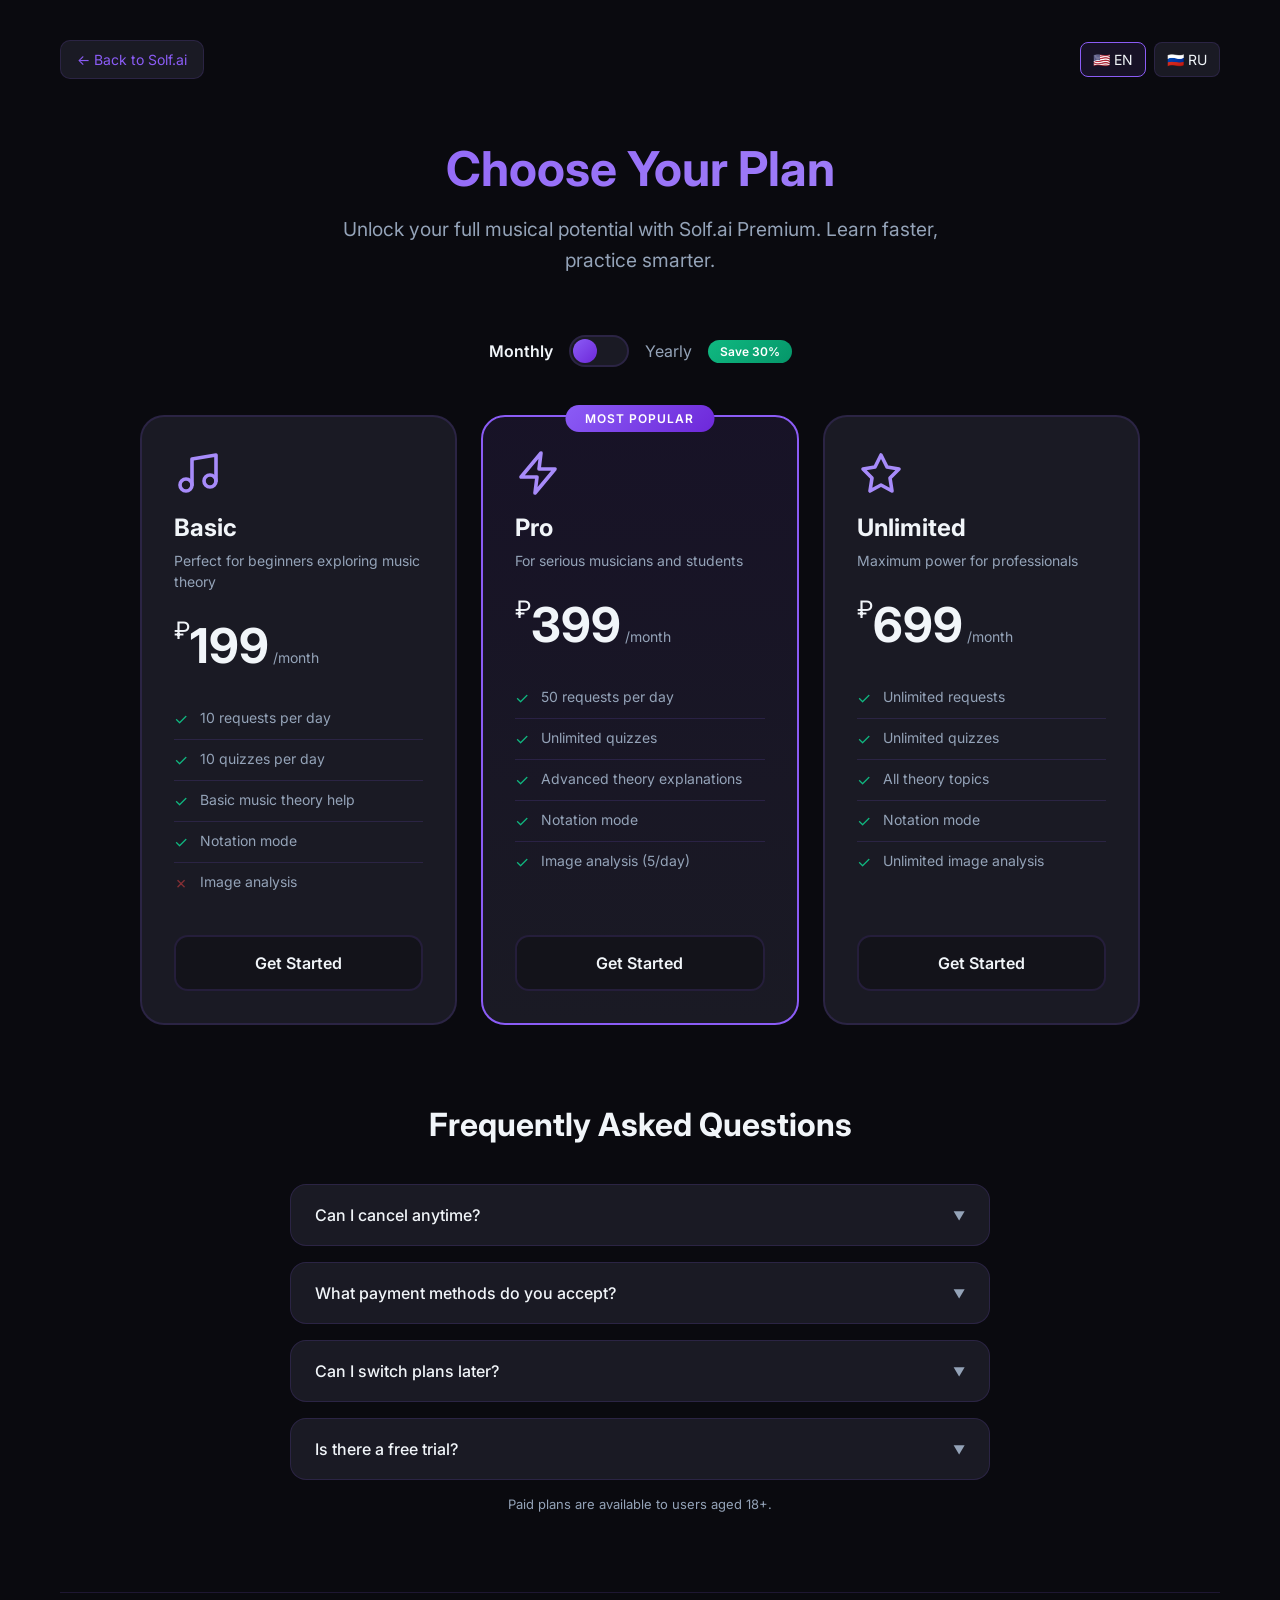
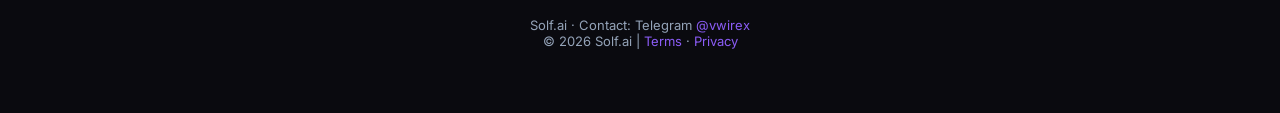
<file: pricing.html>
<!DOCTYPE html>
<html lang="en">
<head>
    <script>
        // Мгновенное применение темы до отрисовки DOM
        (function() {
            try {
                var theme = localStorage.getItem('solfai_theme');
                if (theme === 'light') {
                    document.documentElement.setAttribute('data-theme', 'light');
                }
                var color = localStorage.getItem('solfai_color');
                if (color && color !== 'default') {
                    document.documentElement.setAttribute('data-color', color);
                }
            } catch (e) {}
        })();
    </script>
    <meta charset="UTF-8">
    <meta name="viewport" content="width=device-width, initial-scale=1.0">
    <title>Pricing — Solf.ai</title>
    <link rel="icon" type="image/png" sizes="192x192" href="assets/favicon-192.png?v=8">
    <link rel="icon" href="favicon.ico?v=8" sizes="48x48">
    <link rel="icon" type="image/png" sizes="32x32" href="assets/favicon-32.png?v=8">
    <link rel="apple-touch-icon" sizes="180x180" href="assets/apple-touch-icon.png?v=8">
    <link rel="manifest" href="manifest.json">
    <meta name="apple-mobile-web-app-capable" content="yes">
    <meta name="apple-mobile-web-app-status-bar-style" content="black-translucent">
    <meta name="apple-mobile-web-app-title" content="Solf.ai">
    <!-- Google Fonts — НЕ блокирующая загрузка (см. index.html для подробного объяснения).
         Без VPN fonts.googleapis.com может тянуться долго и оставлять страницу белой. -->
    <link rel="preconnect" href="https://fonts.googleapis.com">
    <link rel="preconnect" href="https://fonts.gstatic.com" crossorigin>
    <link href="https://fonts.googleapis.com/css2?family=Inter:wght@300;400;500;600;700&family=Outfit:wght@400;500;600;700;800&display=swap"
          rel="stylesheet" media="print" onload="this.media='all';this.onload=null;"
          onerror="this.onerror=null;this.remove();">
    <noscript><link href="https://fonts.googleapis.com/css2?family=Inter:wght@300;400;500;600;700&family=Outfit:wght@400;500;600;700;800&display=swap" rel="stylesheet"></noscript>
    <style>
        * {
            font-family: 'Inter', system-ui, -apple-system, BlinkMacSystemFont, 'Segoe UI', Roboto,
                         'Helvetica Neue', Arial, 'Noto Sans', sans-serif;
            box-sizing: border-box;
            margin: 0; padding: 0;
            -webkit-user-select: none; -moz-user-select: none; user-select: none;
            -webkit-tap-highlight-color: transparent;
            outline: none;
        }
        
        :root {
            --bg-primary: #0a0a0f;
            --bg-secondary: #13131a;
            --bg-card: #1a1a24;
            --purple-soft: #8b5cf6;
            --purple-glow: #a78bfa;
            --purple-dark: #6d28d9;
            --text-primary: #f1f5f9;
            --text-secondary: #94a3b8;
            --border-color: rgba(139,92,246,0.15);
            --glow-color: rgba(139,92,246,0.25);
            --hover-accent-bg: rgba(139,92,246,0.1);
            --card-glow-shadow: 0 20px 60px rgba(139,92,246,0.2);
            --button-glow-shadow: 0 4px 20px rgba(139,92,246,0.4);
            --button-glow-shadow-hover: 0 8px 30px rgba(139,92,246,0.5);
        }
        
        [data-theme="light"] {
            --bg-primary: #f8f7fc;
            --bg-secondary: #ffffff;
            --bg-card: #ffffff;
            --purple-soft: #7c3aed;
            --purple-glow: #8b5cf6;
            --purple-dark: #6d28d9;
            --text-primary: #1e1b2e;
            --text-secondary: #64607a;
            --border-color: rgba(139,92,246,0.2);
            --glow-color: rgba(139,92,246,0.15);
            --hover-accent-bg: rgba(139,92,246,0.1);
            --card-glow-shadow: 0 20px 60px rgba(139,92,246,0.16);
            --button-glow-shadow: 0 4px 20px rgba(139,92,246,0.24);
            --button-glow-shadow-hover: 0 8px 30px rgba(139,92,246,0.3);
        }

        [data-color="blue"] {
            --purple-soft: #3b82f6;
            --purple-glow: #60a5fa;
            --purple-dark: #1d4ed8;
            --border-color: rgba(59, 130, 246, 0.15);
            --glow-color: rgba(59, 130, 246, 0.25);
            --hover-accent-bg: rgba(59, 130, 246, 0.1);
            --card-glow-shadow: 0 20px 60px rgba(59, 130, 246, 0.2);
            --button-glow-shadow: 0 4px 20px rgba(59, 130, 246, 0.4);
            --button-glow-shadow-hover: 0 8px 30px rgba(59, 130, 246, 0.5);
        }
        [data-theme="light"][data-color="blue"] {
            --purple-glow: #2563eb;
            --border-color: rgba(59, 130, 246, 0.2);
            --glow-color: rgba(59, 130, 246, 0.15);
            --hover-accent-bg: rgba(59, 130, 246, 0.1);
            --card-glow-shadow: 0 20px 60px rgba(59, 130, 246, 0.16);
            --button-glow-shadow: 0 4px 20px rgba(59, 130, 246, 0.24);
            --button-glow-shadow-hover: 0 8px 30px rgba(59, 130, 246, 0.3);
        }

        [data-color="green"] {
            --purple-soft: #10b981;
            --purple-glow: #34d399;
            --purple-dark: #047857;
            --border-color: rgba(16, 185, 129, 0.15);
            --glow-color: rgba(16, 185, 129, 0.25);
            --hover-accent-bg: rgba(16, 185, 129, 0.1);
            --card-glow-shadow: 0 20px 60px rgba(16, 185, 129, 0.2);
            --button-glow-shadow: 0 4px 20px rgba(16, 185, 129, 0.4);
            --button-glow-shadow-hover: 0 8px 30px rgba(16, 185, 129, 0.5);
        }
        [data-theme="light"][data-color="green"] {
            --purple-glow: #059669;
            --border-color: rgba(16, 185, 129, 0.2);
            --glow-color: rgba(16, 185, 129, 0.15);
            --hover-accent-bg: rgba(16, 185, 129, 0.1);
            --card-glow-shadow: 0 20px 60px rgba(16, 185, 129, 0.16);
            --button-glow-shadow: 0 4px 20px rgba(16, 185, 129, 0.24);
            --button-glow-shadow-hover: 0 8px 30px rgba(16, 185, 129, 0.3);
        }

        [data-color="rose"] {
            --purple-soft: #f43f5e;
            --purple-glow: #fb7185;
            --purple-dark: #be123c;
            --border-color: rgba(244, 63, 94, 0.15);
            --glow-color: rgba(244, 63, 94, 0.25);
            --hover-accent-bg: rgba(244, 63, 94, 0.1);
            --card-glow-shadow: 0 20px 60px rgba(244, 63, 94, 0.2);
            --button-glow-shadow: 0 4px 20px rgba(244, 63, 94, 0.4);
            --button-glow-shadow-hover: 0 8px 30px rgba(244, 63, 94, 0.5);
        }
        [data-theme="light"][data-color="rose"] {
            --purple-glow: #e11d48;
            --border-color: rgba(244, 63, 94, 0.2);
            --glow-color: rgba(244, 63, 94, 0.15);
            --hover-accent-bg: rgba(244, 63, 94, 0.1);
            --card-glow-shadow: 0 20px 60px rgba(244, 63, 94, 0.16);
            --button-glow-shadow: 0 4px 20px rgba(244, 63, 94, 0.24);
            --button-glow-shadow-hover: 0 8px 30px rgba(244, 63, 94, 0.3);
        }
        
        body {
            background: var(--bg-primary);
            color: var(--text-primary);
            min-height: 100vh;
            transition: all 0.3s;
        }
        
        [data-theme="light"] body {
            background: linear-gradient(180deg, #f8f7fc 0%, #f0eef7 100%);
        }
        
        .container {
            max-width: 1200px;
            margin: 0 auto;
            padding: 40px 20px;
        }
        
        /* Header */
        .header {
            display: flex;
            justify-content: space-between;
            align-items: center;
            margin-bottom: 60px;
        }
        
        .back-link {
            display: inline-flex;
            align-items: center;
            gap: 8px;
            color: var(--purple-soft);
            text-decoration: none;
            font-size: 14px;
            padding: 10px 16px;
            background: var(--bg-card);
            border: 1px solid var(--border-color);
            border-radius: 10px;
            transition: all 0.3s;
        }
        
        .back-link:hover {
            border-color: var(--purple-soft);
            transform: translateX(-4px);
        }
        
        .lang-selector {
            display: flex;
            gap: 8px;
            flex-wrap: wrap;
        }
        
        .lang-btn {
            padding: 8px 12px;
            background: var(--bg-card);
            border: 1px solid var(--border-color);
            border-radius: 8px;
            color: var(--text-primary);
            cursor: pointer;
            font-size: 14px;
            transition: all 0.2s;
        }
        
        .lang-btn:hover, .lang-btn.active {
            border-color: var(--purple-soft);
            background: var(--hover-accent-bg);
        }
        
        /* Hero */
        .hero {
            text-align: center;
            margin-bottom: 60px;
        }
        
        .hero h1 {
            font-size: 3rem;
            font-weight: 700;
            margin-bottom: 16px;
            background: linear-gradient(135deg, var(--purple-soft), var(--purple-glow));
            -webkit-background-clip: text;
            background-clip: text;
            -webkit-text-fill-color: transparent;
        }
        
        .hero p {
            font-size: 1.2rem;
            color: var(--text-secondary);
            max-width: 600px;
            margin: 0 auto 32px;
            line-height: 1.6;
        }
        
        /* Toggle */
        .billing-toggle {
            display: flex;
            align-items: center;
            justify-content: center;
            gap: 16px;
            margin-bottom: 48px;
        }
        
        .billing-option {
            font-size: 16px;
            color: var(--text-secondary);
            transition: color 0.3s;
        }
        
        .billing-option.active {
            color: var(--text-primary);
            font-weight: 600;
        }
        
        .toggle-switch {
            width: 60px;
            height: 32px;
            background: var(--bg-card);
            border: 2px solid var(--border-color);
            border-radius: 20px;
            cursor: pointer;
            position: relative;
            transition: all 0.3s;
        }
        
        .toggle-switch:hover {
            border-color: var(--purple-soft);
        }
        
        .toggle-switch::after {
            content: '';
            position: absolute;
            width: 24px;
            height: 24px;
            background: linear-gradient(135deg, var(--purple-soft), var(--purple-dark));
            border-radius: 50%;
            top: 2px;
            left: 2px;
            transition: all 0.3s;
        }
        
        .toggle-switch.yearly::after {
            left: calc(100% - 26px);
        }
        
        .save-badge {
            background: linear-gradient(135deg, #10b981, #059669);
            color: white;
            padding: 4px 12px;
            border-radius: 20px;
            font-size: 12px;
            font-weight: 600;
            animation: pulse 2s infinite;
        }
        
        @keyframes pulse {
            0%, 100% { transform: scale(1); }
            50% { transform: scale(1.05); }
        }
        
        /* Pricing Cards */
        .pricing-grid {
            display: grid;
            grid-template-columns: repeat(auto-fit, minmax(300px, 1fr));
            gap: 24px;
            max-width: 1000px;
            margin: 0 auto;
        }
        
        .pricing-card {
            background: var(--bg-card);
            border: 2px solid var(--border-color);
            border-radius: 24px;
            padding: 32px;
            position: relative;
            transition: all 0.3s;
            display: flex;
            flex-direction: column;
        }
        
        .pricing-card:hover {
            transform: translateY(-8px);
            border-color: var(--purple-soft);
            box-shadow: var(--card-glow-shadow);
        }
        
        .pricing-card.popular {
            border-color: var(--purple-soft);
            background: linear-gradient(180deg, var(--hover-accent-bg) 0%, var(--bg-card) 100%);
        }
        
        .popular-badge {
            position: absolute;
            top: -12px;
            left: 50%;
            transform: translateX(-50%);
            background: linear-gradient(135deg, var(--purple-soft), var(--purple-dark));
            color: white;
            padding: 6px 20px;
            border-radius: 20px;
            font-size: 12px;
            font-weight: 600;
            text-transform: uppercase;
            letter-spacing: 1px;
        }
        
        .plan-icon {
            width: 48px;
            height: 48px;
            margin-bottom: 16px;
            display: flex;
            align-items: center;
            justify-content: center;
            color: var(--purple-glow);
        }
        .plan-icon svg {
            width: 100%;
            height: 100%;
            fill: none;
            stroke: currentColor;
            stroke-width: 1.8;
            stroke-linecap: round;
            stroke-linejoin: round;
        }
        
        .plan-name {
            font-size: 1.5rem;
            font-weight: 700;
            margin-bottom: 8px;
        }
        
        .plan-desc {
            color: var(--text-secondary);
            font-size: 14px;
            margin-bottom: 24px;
            line-height: 1.5;
        }
        
        .plan-price {
            margin-bottom: 24px;
        }
        
        .price-amount {
            font-size: 3rem;
            font-weight: 700;
            color: var(--text-primary);
        }
        
        .price-currency {
            font-size: 1.5rem;
            vertical-align: top;
        }
        
        .price-period {
            color: var(--text-secondary);
            font-size: 14px;
        }
        
        .price-yearly {
            display: none;
            color: var(--text-secondary);
            font-size: 13px;
            margin-top: 4px;
        }
        
        .price-yearly.show {
            display: block;
        }
        
        .plan-features {
            list-style: none;
            margin-bottom: 32px;
            flex: 1;
        }
        
        .plan-features li {
            display: flex;
            align-items: flex-start;
            gap: 12px;
            padding: 10px 0;
            font-size: 14px;
            color: var(--text-secondary);
            border-bottom: 1px solid var(--border-color);
        }
        
        .plan-features li:last-child {
            border-bottom: none;
        }
        
        .feature-icon {
            font-size: 16px;
            flex-shrink: 0;
        }
        
        .feature-icon.check { color: #10b981; }
        .feature-icon.cross { color: #ef4444; opacity: 0.5; }
        
        .plan-btn {
            width: 100%;
            padding: 16px 24px;
            border: none;
            border-radius: 14px;
            font-size: 16px;
            font-weight: 600;
            cursor: pointer;
            transition: all 0.3s;
            display: flex;
            align-items: center;
            justify-content: center;
            gap: 8px;
        }
        
        .plan-btn.primary {
            background: linear-gradient(135deg, var(--purple-soft), var(--purple-dark));
            color: white;
            box-shadow: var(--button-glow-shadow);
        }
        
        .plan-btn.primary:hover {
            transform: scale(1.02);
            box-shadow: var(--button-glow-shadow-hover);
        }
        
        .plan-btn.secondary {
            background: var(--bg-secondary);
            color: var(--text-primary);
            border: 2px solid var(--border-color);
        }
        
        .plan-btn.secondary:hover {
            border-color: var(--purple-soft);
            background: var(--hover-accent-bg);
        }
        
        /* FAQ */
        .faq-section {
            margin-top: 80px;
            max-width: 700px;
            margin-left: auto;
            margin-right: auto;
        }
        
        .faq-title {
            text-align: center;
            font-size: 2rem;
            margin-bottom: 40px;
        }
        
        .faq-item {
            background: var(--bg-card);
            border: 1px solid var(--border-color);
            border-radius: 16px;
            margin-bottom: 16px;
            overflow: hidden;
            transition: all 0.3s;
        }
        
        .faq-item:hover {
            border-color: var(--purple-soft);
        }
        
        .faq-question {
            padding: 20px 24px;
            cursor: pointer;
            display: flex;
            justify-content: space-between;
            align-items: center;
            font-weight: 500;
            transition: background 0.3s;
        }
        
        .faq-question:hover {
            background: var(--hover-accent-bg);
        }
        
        .faq-arrow {
            transition: transform 0.3s;
            font-size: 12px;
            color: var(--text-secondary);
        }
        
        .faq-item.open .faq-arrow {
            transform: rotate(180deg);
        }
        
        .faq-answer {
            padding: 0 24px;
            max-height: 0;
            overflow: hidden;
            transition: all 0.3s;
            color: var(--text-secondary);
            font-size: 14px;
            line-height: 1.7;
        }
        
        .faq-item.open .faq-answer {
            padding: 0 24px 20px;
            max-height: 200px;
        }
        
        /* Footer */
        .footer {
            text-align: center;
            margin-top: 80px;
            padding: 24px;
            border-top: 1px solid var(--border-color);
            color: var(--text-secondary);
            font-size: 13px;
        }
        
        .footer a {
            color: var(--purple-soft);
            text-decoration: none;
        }
        
        .footer a:hover {
            text-decoration: underline;
        }
        
        /* Mobile */
        @media (max-width: 768px) {
            .container { padding: 24px 16px; }
            .header { flex-direction: column; gap: 16px; }
            .hero h1 { font-size: 2rem; }
            .hero p { font-size: 1rem; }
            .pricing-grid { grid-template-columns: 1fr; }
            .pricing-card { padding: 24px; }
            .price-amount { font-size: 2.5rem; }
            .billing-toggle { flex-wrap: wrap; }
        }
    </style>
</head>
<body class="preload">
    <div class="container">
        <header class="header">
            <a href="index.html" class="back-link" id="backLink">← Back to Solf.ai</a>
            <div class="lang-selector">
                <button class="lang-btn" data-lang="en">🇺🇸 EN</button>
                <button class="lang-btn" data-lang="ru">🇷🇺 RU</button>
            </div>
        </header>
        
        <section class="hero">
            <h1 id="heroTitle">Choose Your Plan</h1>
            <p id="heroDesc">Unlock your full musical potential with Solf.ai Premium. Learn faster, practice smarter.</p>
        </section>
        
        <div class="billing-toggle">
            <span class="billing-option active" id="monthlyLabel">Monthly</span>
            <div class="toggle-switch" id="billingToggle"></div>
            <span class="billing-option" id="yearlyLabel">Yearly</span>
            <span class="save-badge" id="saveBadge">Save 30%</span>
        </div>
        
        <div class="pricing-grid">
            <div class="pricing-card">
                <div class="plan-icon"><svg viewBox="0 0 24 24"><path d="M9 18V5l12-2v13"></path><circle cx="6" cy="18" r="3"></circle><circle cx="18" cy="16" r="3"></circle></svg></div>
                <h3 class="plan-name" id="basicName">Basic</h3>
                <p class="plan-desc" id="basicDesc">Perfect for beginners exploring music theory</p>
                <div class="plan-price">
                    <span class="price-currency" id="currency1">₽</span><span class="price-amount" id="basicPrice">199</span>
                    <span class="price-period" id="perMonth1">/month</span>
                    <div class="price-yearly" id="basicYearly">1188 ₽/year (save 1200 ₽)</div>
                </div>
                <ul class="plan-features">
                    <li><span class="feature-icon check">✓</span><span id="feature1_1">10 requests per day</span></li>
                    <li><span class="feature-icon check">✓</span><span id="feature1_2">10 quizzes per day</span></li>
                    <li><span class="feature-icon check">✓</span><span id="feature1_3">Basic music theory help</span></li>
                    <li><span class="feature-icon check">✓</span><span id="feature1_4">Notation mode</span></li>
                    <li><span class="feature-icon cross">✗</span><span id="feature1_5">Image analysis</span></li>
                </ul>
                <button class="plan-btn secondary" id="basicBtn">Get Started</button>
            </div>
            
            <div class="pricing-card popular">
                <div class="popular-badge" id="popularBadge">Most Popular</div>
                <div class="plan-icon"><svg viewBox="0 0 24 24" fill="none" stroke="currentColor" stroke-width="2" stroke-linecap="round" stroke-linejoin="round"><path d="M13 2L3 14H11L10 22L20 10H12L13 2Z"/></svg></div>
                <h3 class="plan-name" id="proName">Pro</h3>
                <p class="plan-desc" id="proDesc">For serious musicians and students</p>
                <div class="plan-price">
                    <span class="price-currency" id="currency2">₽</span><span class="price-amount" id="proPrice">399</span>
                    <span class="price-period" id="perMonth2">/month</span>
                    <div class="price-yearly" id="proYearly">2988 ₽/year (save 1800 ₽)</div>
                </div>
                <ul class="plan-features">
                    <li><span class="feature-icon check">✓</span><span id="feature2_1">50 requests per day</span></li>
                    <li><span class="feature-icon check">✓</span><span id="feature2_2">Unlimited quizzes</span></li>
                    <li><span class="feature-icon check">✓</span><span id="feature2_3">Advanced theory explanations</span></li>
                    <li><span class="feature-icon check">✓</span><span id="feature2_4">Notation mode</span></li>
                    <li><span class="feature-icon check">✓</span><span id="feature2_5">Image analysis (5/day)</span></li>
                </ul>
                <button class="plan-btn secondary" id="proBtn">Get Started</button>
            </div>
            
            <div class="pricing-card">
                <div class="plan-icon"><svg viewBox="0 0 24 24"><polygon points="12 3 15 9 21 10 16.5 14.5 17.5 21 12 18 6.5 21 7.5 14.5 3 10 9 9 12 3"></polygon></svg></div>
                <h3 class="plan-name" id="unlimitedName">Unlimited</h3>
                <p class="plan-desc" id="unlimitedDesc">Maximum power for professionals</p>
                <div class="plan-price">
                    <span class="price-currency" id="currency3">₽</span><span class="price-amount" id="unlimitedPrice">699</span>
                    <span class="price-period" id="perMonth3">/month</span>
                    <div class="price-yearly" id="unlimitedYearly">5988 ₽/year (save 2400 ₽)</div>
                </div>
                <ul class="plan-features">
                    <li><span class="feature-icon check">✓</span><span id="feature3_1">Unlimited requests</span></li>
                    <li><span class="feature-icon check">✓</span><span id="feature3_2">Unlimited quizzes</span></li>
                    <li><span class="feature-icon check">✓</span><span id="feature3_3">All theory topics</span></li>
                    <li><span class="feature-icon check">✓</span><span id="feature3_4">Notation mode</span></li>
                    <li><span class="feature-icon check">✓</span><span id="feature3_5">Unlimited image analysis</span></li>
                </ul>
                <button class="plan-btn secondary" id="unlimitedBtn">Go Unlimited</button>
            </div>
        </div>
        
        <section class="faq-section">
            <h2 class="faq-title" id="faqTitle">Frequently Asked Questions</h2>
            
            <div class="faq-item">
                <div class="faq-question">
                    <span id="faq1q">Can I cancel anytime?</span>
                    <span class="faq-arrow">▼</span>
                </div>
                <div class="faq-answer" id="faq1a">Yes! You can cancel your subscription at any time. Your access will continue until the end of your billing period.</div>
            </div>
            
            <div class="faq-item">
                <div class="faq-question">
                    <span id="faq2q">What payment methods do you accept?</span>
                    <span class="faq-arrow">▼</span>
                </div>
                <div class="faq-answer" id="faq2a">Payment is processed via YooKassa (ЮKassa). You can pay with bank cards (including MIR, Visa, Mastercard) and other methods available in the YooKassa checkout.</div>
            </div>
            
            <div class="faq-item">
                <div class="faq-question">
                    <span id="faq3q">Can I switch plans later?</span>
                    <span class="faq-arrow">▼</span>
                </div>
                <div class="faq-answer" id="faq3a">Absolutely! You can upgrade or downgrade your plan at any time. Changes take effect on your next billing date.</div>
            </div>
            
            <div class="faq-item">
                <div class="faq-question">
                    <span id="faq4q">Is there a free trial?</span>
                    <span class="faq-arrow">▼</span>
                </div>
                <div class="faq-answer" id="faq4a">Yes! All new users get 3 free requests per day. You can try Solf.ai before subscribing.</div>
            </div>
        </section>

        <p id="ageNote" style="text-align:center;color:var(--text-secondary);font-size:13px;margin:8px 0 24px;">Paid plans are available to users aged 18+.</p>
        
        <footer class="footer">
            <p id="footerLegal">Solf.ai · Contact: Telegram <a href="https://t.me/vwirex" target="_blank" rel="noopener noreferrer">@vwirex</a></p>
            <p>© 2026 Solf.ai | <a href="terms.html">Terms</a> · <a href="privacy.html">Privacy</a></p>
        </footer>
    </div>
    
    <script src="auth.js"></script>
   <script>
    // Translations with discounted monthly prices added
   const pricingTranslations = {
            en: {
                back: '← Back to Solf.ai',
                heroTitle: 'Choose Your Plan',
                heroDesc: 'Unlock your full musical potential with Solf.ai Premium. Learn faster, practice smarter.',
                monthly: 'Monthly', yearly: 'Yearly', save: 'Save 30%',
                currency: '₽',
                basicName: 'Basic', basicDesc: 'Perfect for beginners exploring music theory',
                basicPrice: '199', basicPriceYearlyMo: '99', basicYearly: '1188 ₽/year (save 1200 ₽)',
                proName: 'Pro', proDesc: 'For serious musicians and students',
                proPrice: '399', proPriceYearlyMo: '249', proYearly: '2988 ₽/year (save 1800 ₽)',
                unlimitedName: 'Unlimited', unlimitedDesc: 'Maximum power for professionals',
                unlimitedPrice: '699', unlimitedPriceYearlyMo: '499', unlimitedYearly: '5988 ₽/year (save 2400 ₽)',
                perMonth: '/month', popular: 'Most Popular',
                feature1_1: '10 requests per day', feature1_2: '10 quizzes per day', feature1_3: 'Basic music theory help',
                feature1_4: 'Notation mode', feature1_5: 'Image analysis',
                feature2_1: '50 requests per day', feature2_2: 'Unlimited quizzes', feature2_3: 'Advanced theory explanations',
                feature2_4: 'Notation mode', feature2_5: 'Image analysis (5/day)',
                feature3_1: 'Unlimited requests', feature3_2: 'Unlimited quizzes', feature3_3: 'All theory topics',
                feature3_4: 'Notation mode', feature3_5: 'Unlimited image analysis',
                basicBtn: 'Get Started', proBtn: 'Get Started', unlimitedBtn: 'Get Started',

                faqTitle: 'Frequently Asked Questions',
                faq1q: 'Can I cancel anytime?', faq1a: 'Yes! You can cancel your subscription at any time. Your access will continue until the end of your billing period.',
                faq2q: 'What payment methods do you accept?', faq2a: 'Payment is processed via YooKassa (ЮKassa). You can pay with bank cards (including MIR, Visa, Mastercard) and other methods available in the YooKassa checkout.',
                faq3q: 'Can I switch plans later?', faq3a: 'Absolutely! You can upgrade or downgrade your plan at any time. Changes take effect on your next billing date.',
                faq4q: 'Is there a free trial?', faq4a: 'Yes! All new users get 3 free requests per day. You can try Solf.ai before subscribing.',
                ageNote: 'Paid plans are available to users aged 18+.',
                footerLegal: 'Solf.ai · Contact: Telegram @vwirex'
            },
            ru: {
                back: '← Вернуться на Solf.ai',
                heroTitle: 'Выберите тариф',
                heroDesc: 'Раскройте свой музыкальный потенциал с Solf.ai Premium. Учитесь быстрее, практикуйтесь эффективнее.',
                monthly: 'Месяц', yearly: 'Год', save: 'Скидка 30%',
                currency: '₽',
                basicName: 'Базовый', basicDesc: 'Идеально для начинающих изучать теорию музыки',
                basicPrice: '199', basicPriceYearlyMo: '99', basicYearly: '1188 ₽/год (экономия 1200 ₽)',
                proName: 'Про', proDesc: 'Для серьёзных музыкантов и студентов',
                proPrice: '399', proPriceYearlyMo: '249', proYearly: '2988 ₽/год (экономия 1800 ₽)',
                unlimitedName: 'Безлимит', unlimitedDesc: 'Максимум возможностей для профессионалов',
                unlimitedPrice: '699', unlimitedPriceYearlyMo: '499', unlimitedYearly: '5988 ₽/год (экономия 2400 ₽)',
                perMonth: '/месяц', popular: 'Популярный',
                feature1_1: '10 запросов в день', feature1_2: '10 викторин в день', feature1_3: 'Базовая помощь по теории',
                feature1_4: 'Режим нотации', feature1_5: 'Анализ изображений',
                feature2_1: '50 запросов в день', feature2_2: 'Безлимит викторин', feature2_3: 'Продвинутые объяснения',
                feature2_4: 'Режим нотации', feature2_5: 'Анализ изображений (5/день)',
                feature3_1: 'Безлимит запросов', feature3_2: 'Безлимит викторин', feature3_3: 'Все темы теории',
                feature3_4: 'Режим нотации', feature3_5: 'Безлимит анализа изображений',
                basicBtn: 'Начать', proBtn: 'Начать', unlimitedBtn: 'Начать',

                faqTitle: 'Частые вопросы',
                faq1q: 'Могу ли я отменить подписку?', faq1a: 'Да! Вы можете отменить подписку в любое время. Доступ сохранится до конца оплаченного периода.',
                faq2q: 'Какие способы оплаты принимаете?', faq2a: 'Оплата через ЮKassa. Доступны банковские карты (в т.ч. МИР, Visa, Mastercard) и другие способы, которые показывает форма ЮKassa.',
                faq3q: 'Можно ли сменить тариф?', faq3a: 'Конечно! Вы можете повысить или понизить тариф в любое время. Изменения вступят в силу со следующего платежа.',
                faq4q: 'Есть ли бесплатный период?', faq4a: 'Да! Все новые пользователи получают 3 бесплатных запроса в день. Попробуйте Solf.ai перед подпиской.',
                ageNote: 'Платные тарифы доступны пользователям от 18 лет.',
                footerLegal: 'Solf.ai · Контакт: Telegram @vwirex'
            }
        };
    
    let isYearly = false;
    // Добавляем переменную для отслеживания текущего языка
    let currentPricingLang = localStorage.getItem('solfai_lang') || 'en';
    const WORKER_URL = 'https://solf-ai-api.mlemonw.workers.dev';
    
    // Apply theme
    const theme = localStorage.getItem('solfai_theme');
    if (theme && theme !== 'default') {
        document.documentElement.setAttribute('data-theme', theme);
    }
    const color = localStorage.getItem('solfai_color');
    if (color && color !== 'default') {
        document.documentElement.setAttribute('data-color', color);
    }
    
    function normalizePricingLang(lang) {
        return lang === 'ru' ? 'ru' : 'en';
    }

    // Set language
    function setLang(lang) {
        lang = normalizePricingLang(lang);
        currentPricingLang = lang;
        localStorage.setItem('solfai_lang', lang); // И в память браузера

        const t = pricingTranslations[lang];
        if (!t) return;
        
        
        
        document.getElementById('backLink').textContent = t.back;
        document.getElementById('heroTitle').textContent = t.heroTitle;
        document.getElementById('heroDesc').textContent = t.heroDesc;
        document.getElementById('monthlyLabel').textContent = t.monthly;
        document.getElementById('yearlyLabel').textContent = t.yearly;
        document.getElementById('saveBadge').textContent = t.save;
        
        document.getElementById('currency1').textContent = t.currency;
        document.getElementById('currency2').textContent = t.currency;
        document.getElementById('currency3').textContent = t.currency;
        
        document.getElementById('basicName').textContent = t.basicName;
        document.getElementById('basicDesc').textContent = t.basicDesc;
        // Dynamically set price based on yearly toggle
        document.getElementById('basicPrice').textContent = isYearly ? t.basicPriceYearlyMo : t.basicPrice;
        document.getElementById('basicYearly').textContent = t.basicYearly;
        
        document.getElementById('proName').textContent = t.proName;
        document.getElementById('proDesc').textContent = t.proDesc;
        document.getElementById('proPrice').textContent = isYearly ? t.proPriceYearlyMo : t.proPrice;
        document.getElementById('proYearly').textContent = t.proYearly;
        
        document.getElementById('unlimitedName').textContent = t.unlimitedName;
        document.getElementById('unlimitedDesc').textContent = t.unlimitedDesc;
        document.getElementById('unlimitedPrice').textContent = isYearly ? t.unlimitedPriceYearlyMo : t.unlimitedPrice;
        document.getElementById('unlimitedYearly').textContent = t.unlimitedYearly;
        
        document.querySelectorAll('[id^="perMonth"]').forEach(el => el.textContent = t.perMonth);
        document.getElementById('popularBadge').textContent = t.popular;
        
        // Features
        for (let i = 1; i <= 5; i++) {
            document.getElementById(`feature1_${i}`).textContent = t[`feature1_${i}`];
            document.getElementById(`feature2_${i}`).textContent = t[`feature2_${i}`];
            document.getElementById(`feature3_${i}`).textContent = t[`feature3_${i}`];
        }
        
        document.getElementById('basicBtn').textContent = t.basicBtn;
        document.getElementById('proBtn').textContent = t.proBtn;
        document.getElementById('unlimitedBtn').textContent = t.unlimitedBtn;
        
        document.getElementById('faqTitle').textContent = t.faqTitle;
        
        document.getElementById('faq1q').textContent = t.faq1q;
        document.getElementById('faq1a').textContent = t.faq1a;
        document.getElementById('faq2q').textContent = t.faq2q;
        document.getElementById('faq2a').textContent = t.faq2a;
        document.getElementById('faq3q').textContent = t.faq3q;
        document.getElementById('faq3a').textContent = t.faq3a;
        document.getElementById('faq4q').textContent = t.faq4q;
        document.getElementById('faq4a').textContent = t.faq4a;

        const ageNote = document.getElementById('ageNote');
        if (ageNote) ageNote.textContent = t.ageNote;
        const footerLegal = document.getElementById('footerLegal');
        if (footerLegal) {
            footerLegal.innerHTML = t.footerLegal.replace(
                '@vwirex',
                '<a href="https://t.me/vwirex" target="_blank" rel="noopener noreferrer">@vwirex</a>'
            );
        }
        
        document.querySelectorAll('.lang-btn').forEach(b => b.classList.remove('active'));
        document.querySelector(`.lang-btn[data-lang="${lang}"]`)?.classList.add('active');
    }
    
    // Language buttons
    document.querySelectorAll('.lang-btn').forEach(btn => {
        btn.addEventListener('click', () => setLang(btn.dataset.lang));
    });
    
    // Billing toggle (NOW UPDATES PRICES)
    document.getElementById('billingToggle').addEventListener('click', function() {
        isYearly = !isYearly;
        this.classList.toggle('yearly', isYearly);
        document.getElementById('monthlyLabel').classList.toggle('active', !isYearly);
        document.getElementById('yearlyLabel').classList.toggle('active', isYearly);
        document.querySelectorAll('.price-yearly').forEach(el => el.classList.toggle('show', isYearly));
        
        // Refresh prices to reflect the toggle state using tracked language
        setLang(currentPricingLang);
    });
    
    // FAQ toggle
    document.querySelectorAll('.faq-question').forEach(q => {
        q.addEventListener('click', () => {
            q.parentElement.classList.toggle('open');
        });
    });
    
    // Save Plan Logic
    document.querySelectorAll('.plan-btn').forEach(btn => {
        btn.addEventListener('click', () => {
            // Менять тариф можно только из аккаунта. Гостя сначала отправляем войти,
            // чтобы план не сохранялся в "solfai_plan_guest" и не плодил расхождений с БД.
            let loggedInUser = null;
            try { loggedInUser = JSON.parse(localStorage.getItem('solfai_user')); } catch (e) {}
            if (!loggedInUser || !loggedInUser.id) {
                alert('Sign in to choose a plan.');
                window.location.href = 'index.html';
                return;
            }

            const card = btn.closest('.pricing-card');
            const planName = card.querySelector('.plan-name').textContent;
            
            let planType = 'free';
            let planEmoji = '<svg class="svg-icon" viewBox="0 0 24 24"><path d="M12 2L2 7l10 5 10-5-10-5zM2 17l10 5 10-5M2 12l10 5 10-5"/></svg>';
            
            if (btn.id === 'basicBtn') {
                planType = 'basic';
                planEmoji = '<svg class="svg-icon" viewBox="0 0 24 24"><path d="M9 18V5l12-2v13"></path><circle cx="6" cy="18" r="3"></circle><circle cx="18" cy="16" r="3"></circle></svg>';
            } else if (btn.id === 'proBtn') {
                planType = 'pro';
                planEmoji = '<svg class="svg-icon" viewBox="0 0 24 24" fill="none" stroke="currentColor" stroke-width="2" stroke-linecap="round" stroke-linejoin="round"><path d="M13 2L3 14H11L10 22L20 10H12L13 2Z"/></svg>';
            } else if (btn.id === 'unlimitedBtn') {
                planType = 'unlimited';
                planEmoji = '<svg class="svg-icon" viewBox="0 0 24 24"><polygon points="12 2 15.09 8.26 22 9.27 17 14.14 18.18 21.02 12 17.77 5.82 21.02 7 14.14 2 9.27 8.91 8.26 12 2"></polygon></svg>';
            }
            
            let currentUser = null;
            try { currentUser = JSON.parse(localStorage.getItem('solfai_user')); } catch(e) {}
            const userId = currentUser ? currentUser.id : 'guest';
            const storageKey = `solfai_plan_${userId}`;

            const planData = {
                type: planType,
                emoji: planEmoji,
                name: planName,
                subscribedAt: new Date().toISOString(),
                billing: isYearly ? 'yearly' : 'monthly'
            };

            // Сохраняем план ЛОКАЛЬНО сразу (это быстрая синхронная операция).
            // Так юзер не зависит от того, дойдёт ли fetch до Cloudflare Workers.
            localStorage.setItem(storageKey, JSON.stringify(planData));

            // Сразу обновляем кэш пользователя — index.html покажет тариф до ответа БД.
            currentUser.plan_type = planType;
            localStorage.setItem('solfai_user', JSON.stringify(currentUser));

            const alertMsg = currentPricingLang === 'ru'
                ? `Тариф «${planName}» выбран. Оплата — через ЮKassa. Если форма оплаты ещё не открылась, напишите @vwirex в Telegram.`
                : `${planName} plan selected. Payment is via YooKassa. If checkout is not available yet, contact @vwirex on Telegram.`;
            alert(alertMsg);

            const headers = { 'Content-Type': 'application/json' };
            if (typeof solfAuthHeaders === 'function') {
                Object.assign(headers, solfAuthHeaders());
            }

            const savePlan = fetch(`${WORKER_URL}/update-plan`, {
                method: 'POST',
                headers,
                body: JSON.stringify({ id: currentUser.id, plan_type: planType }),
            }).then(async (res) => {
                if (!res.ok) return;
                const user = await res.json().catch(() => null);
                if (!user) return;
                currentUser = {
                    ...currentUser,
                    plan_type: user.plan_type || planType,
                    requests_count: Number(user.requests_count) || 0,
                    images_count: Number(user.images_count) || 0,
                    quiz_count: Number(user.quiz_count) || 0,
                    requests_window_start: Number(user.requests_window_start) || Date.now(),
                    images_window_start: Number(user.images_window_start) || Date.now(),
                    quiz_window_start: Number(user.quiz_window_start) || Date.now(),
                };
                localStorage.setItem('solfai_user', JSON.stringify(currentUser));
            }).catch(() => {});

            Promise.race([
                savePlan,
                new Promise((resolve) => setTimeout(resolve, 2500)),
            ]).finally(() => {
                window.location.href = 'index.html';
            });
        });
    });
    
    // Init
    const savedLang = normalizePricingLang(localStorage.getItem('solfai_lang') || 'en');
    setLang(savedLang);
</script>
</body>
</html>
</file>
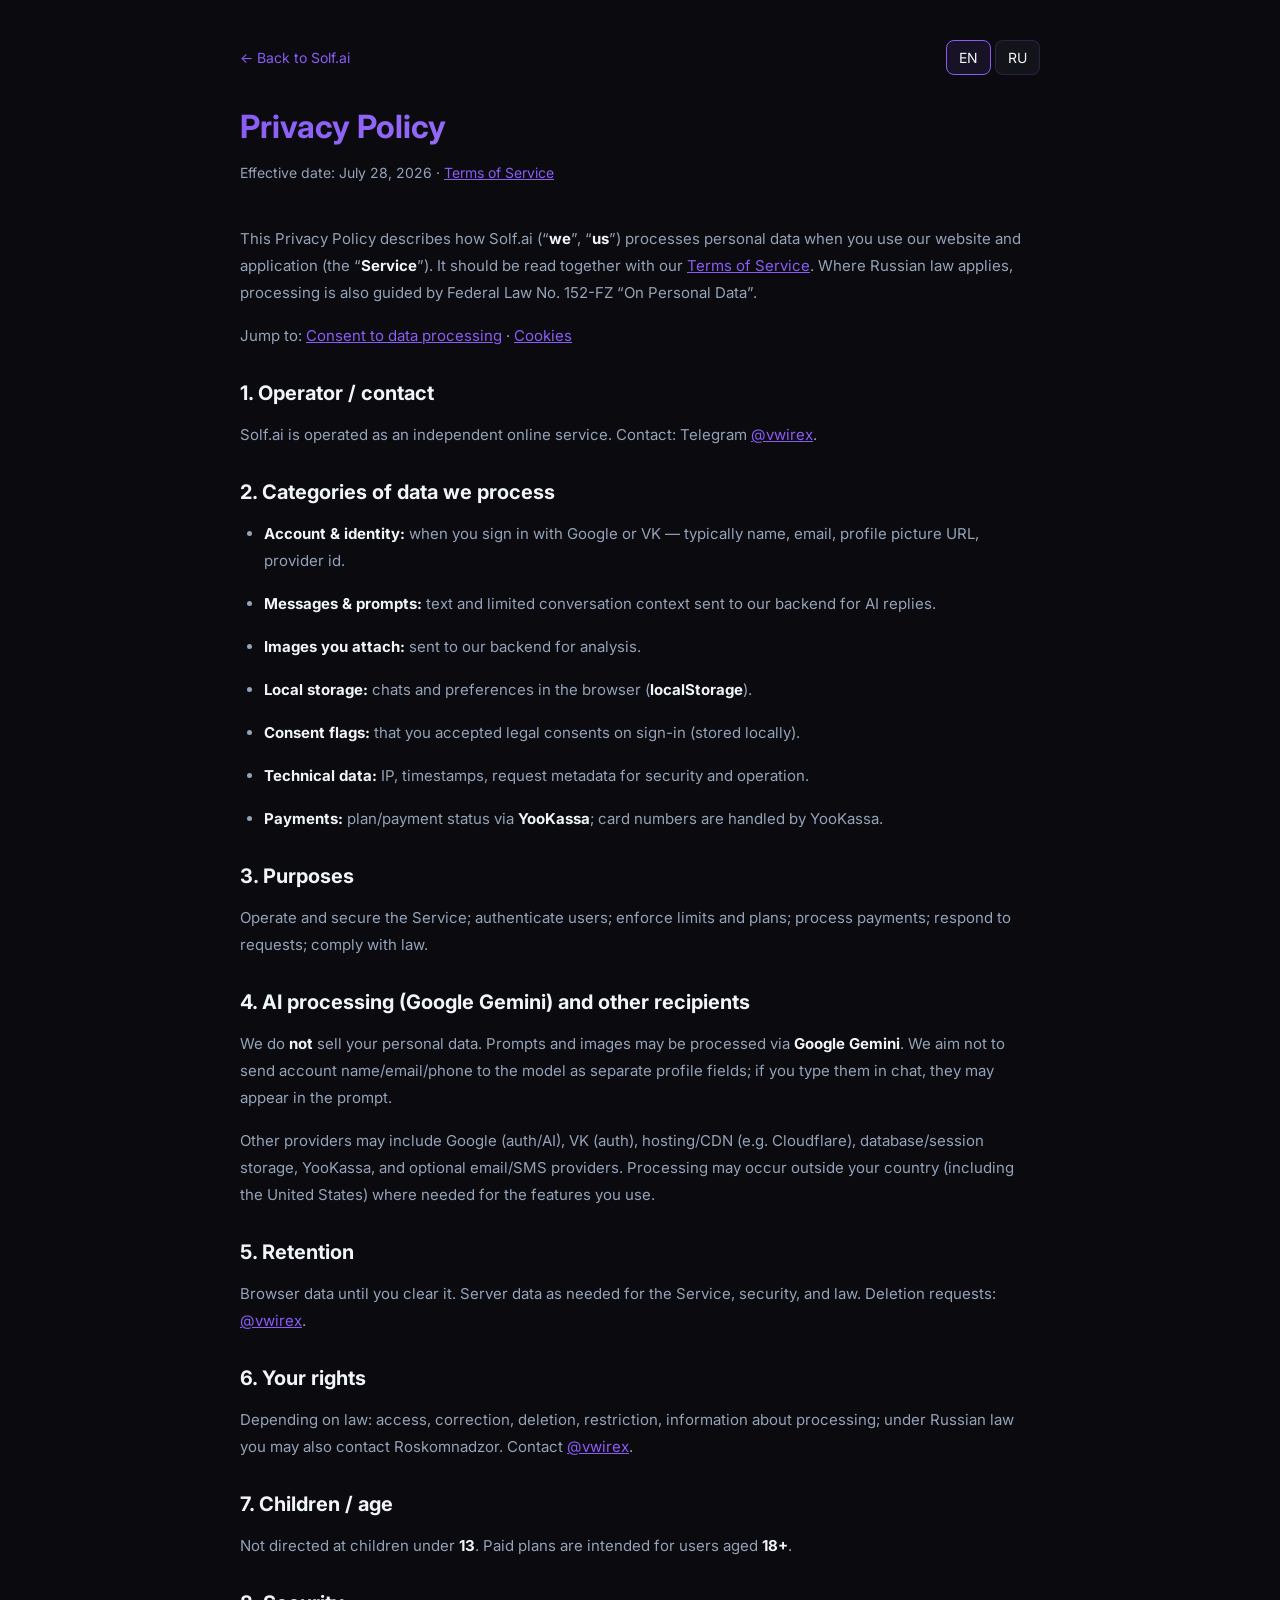
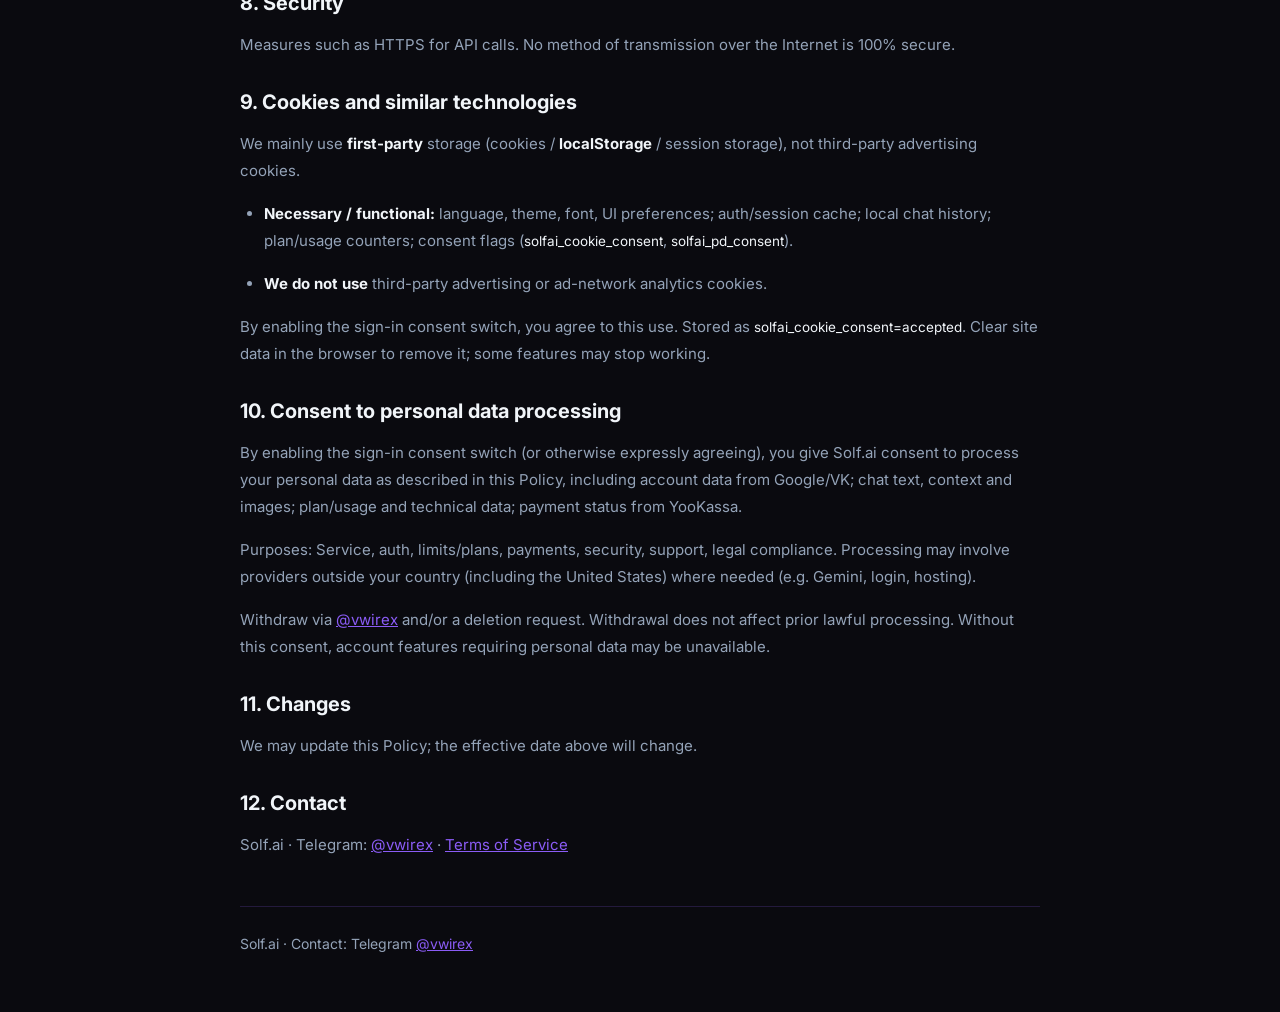
<file: privacy.html>
<!DOCTYPE html>
<html lang="en">
<head>
    <script>
        (function() {
            try {
                var theme = localStorage.getItem('solfai_theme');
                if (theme === 'light') document.documentElement.setAttribute('data-theme', 'light');
                var color = localStorage.getItem('solfai_color');
                if (color && color !== 'default') document.documentElement.setAttribute('data-color', color);
            } catch (e) {}
        })();
    </script>
    <meta charset="UTF-8">
    <meta name="viewport" content="width=device-width, initial-scale=1.0">
    <title>Privacy Policy — Solf.ai</title>
    <link rel="icon" type="image/png" sizes="192x192" href="assets/favicon-192.png?v=8">
    <link rel="icon" href="favicon.ico?v=8" sizes="48x48">
    <link rel="icon" type="image/png" sizes="32x32" href="assets/favicon-32.png?v=8">
    <link rel="apple-touch-icon" sizes="180x180" href="assets/apple-touch-icon.png?v=8">
    <link rel="preconnect" href="https://fonts.googleapis.com">
    <link rel="preconnect" href="https://fonts.gstatic.com" crossorigin>
    <link href="https://fonts.googleapis.com/css2?family=Inter:wght@300;400;500;600;700&display=swap" rel="stylesheet">
    <style>
        * { font-family: 'Inter', sans-serif; box-sizing: border-box; }
        :root {
            --bg-primary: #0a0a0f; --bg-secondary: #13131a; --text-primary: #f1f5f9;
            --text-secondary: #94a3b8; --purple-soft: #8b5cf6; --purple-glow: #a78bfa;
            --border-color: rgba(139,92,246,0.2); --hover-accent-bg: rgba(139,92,246,0.1);
        }
        [data-theme="light"] {
            --bg-primary: #f8f7fc; --bg-secondary: #ffffff; --text-primary: #1e1b2e;
            --text-secondary: #64607a; --purple-soft: #7c3aed; --purple-glow: #8b5cf6;
            --border-color: rgba(139,92,246,0.2); --hover-accent-bg: rgba(139,92,246,0.1);
        }
        [data-color="blue"] { --purple-soft: #3b82f6; --purple-glow: #60a5fa; --border-color: rgba(59,130,246,0.2); --hover-accent-bg: rgba(59,130,246,0.1); }
        [data-color="green"] { --purple-soft: #10b981; --purple-glow: #34d399; --border-color: rgba(16,185,129,0.2); --hover-accent-bg: rgba(16,185,129,0.1); }
        [data-color="rose"] { --purple-soft: #f43f5e; --purple-glow: #fb7185; --border-color: rgba(244,63,94,0.2); --hover-accent-bg: rgba(244,63,94,0.1); }
        body { background: var(--bg-primary); color: var(--text-primary); min-height: 100vh; margin: 0; padding: 40px 20px; }
        .container { max-width: 800px; margin: 0 auto; }
        .header { display: flex; justify-content: space-between; align-items: center; margin-bottom: 32px; flex-wrap: wrap; gap: 16px; }
        .back-link { color: var(--purple-soft); text-decoration: none; font-size: 14px; }
        .lang-btn { padding: 8px 12px; background: var(--bg-secondary); border: 1px solid var(--border-color); border-radius: 8px; color: var(--text-primary); cursor: pointer; font-size: 14px; }
        .lang-btn.active, .lang-btn:hover { border-color: var(--purple-soft); background: var(--hover-accent-bg); }
        h1 { font-size: 2rem; margin-bottom: 8px; background: linear-gradient(135deg, var(--purple-soft), var(--purple-glow)); -webkit-background-clip: text; background-clip: text; -webkit-text-fill-color: transparent; }
        .date { color: var(--text-secondary); font-size: 14px; margin-bottom: 40px; }
        h2 { font-size: 1.25rem; margin: 32px 0 16px; color: var(--text-primary); scroll-margin-top: 24px; }
        p, li { font-size: 15px; color: var(--text-secondary); line-height: 1.8; margin-bottom: 16px; }
        ul { padding-left: 24px; }
        strong { color: var(--text-primary); }
        a { color: var(--purple-soft); }
        code { font-size: 0.9em; color: var(--text-primary); }
        .content { display: none; }
        .content.active { display: block; }
        .site-contact { margin-top: 48px; padding-top: 24px; border-top: 1px solid var(--border-color); font-size: 14px; color: var(--text-secondary); }
    </style>
</head>
<body>
    <div class="container">
        <div class="header">
            <a href="index.html" class="back-link" id="backLink">← Back to Solf.ai</a>
            <div class="lang-selector">
                <button class="lang-btn active" data-lang="en">EN</button>
                <button class="lang-btn" data-lang="ru">RU</button>
            </div>
        </div>

        <div class="content active" id="content-en">
            <h1>Privacy Policy</h1>
            <p class="date">Effective date: July 28, 2026 · <a href="terms.html">Terms of Service</a></p>
            <p>This Privacy Policy describes how Solf.ai (“<strong>we</strong>”, “<strong>us</strong>”) processes personal data when you use our website and application (the “<strong>Service</strong>”). It should be read together with our <a href="terms.html">Terms of Service</a>. Where Russian law applies, processing is also guided by Federal Law No. 152-FZ “On Personal Data”.</p>
            <p>Jump to: <a href="#consent">Consent to data processing</a> · <a href="#cookies">Cookies</a></p>

            <h2>1. Operator / contact</h2>
            <p>Solf.ai is operated as an independent online service. Contact: Telegram <a href="https://t.me/vwirex" target="_blank" rel="noopener noreferrer">@vwirex</a>.</p>

            <h2>2. Categories of data we process</h2>
            <ul>
                <li><strong>Account &amp; identity:</strong> when you sign in with Google or VK — typically name, email, profile picture URL, provider id.</li>
                <li><strong>Messages &amp; prompts:</strong> text and limited conversation context sent to our backend for AI replies.</li>
                <li><strong>Images you attach:</strong> sent to our backend for analysis.</li>
                <li><strong>Local storage:</strong> chats and preferences in the browser (<strong>localStorage</strong>).</li>
                <li><strong>Consent flags:</strong> that you accepted legal consents on sign-in (stored locally).</li>
                <li><strong>Technical data:</strong> IP, timestamps, request metadata for security and operation.</li>
                <li><strong>Payments:</strong> plan/payment status via <strong>YooKassa</strong>; card numbers are handled by YooKassa.</li>
            </ul>

            <h2>3. Purposes</h2>
            <p>Operate and secure the Service; authenticate users; enforce limits and plans; process payments; respond to requests; comply with law.</p>

            <h2>4. AI processing (Google Gemini) and other recipients</h2>
            <p>We do <strong>not</strong> sell your personal data. Prompts and images may be processed via <strong>Google Gemini</strong>. We aim not to send account name/email/phone to the model as separate profile fields; if you type them in chat, they may appear in the prompt.</p>
            <p>Other providers may include Google (auth/AI), VK (auth), hosting/CDN (e.g. Cloudflare), database/session storage, YooKassa, and optional email/SMS providers. Processing may occur outside your country (including the United States) where needed for the features you use.</p>

            <h2>5. Retention</h2>
            <p>Browser data until you clear it. Server data as needed for the Service, security, and law. Deletion requests: <a href="https://t.me/vwirex" target="_blank" rel="noopener noreferrer">@vwirex</a>.</p>

            <h2>6. Your rights</h2>
            <p>Depending on law: access, correction, deletion, restriction, information about processing; under Russian law you may also contact Roskomnadzor. Contact <a href="https://t.me/vwirex" target="_blank" rel="noopener noreferrer">@vwirex</a>.</p>

            <h2>7. Children / age</h2>
            <p>Not directed at children under <strong>13</strong>. Paid plans are intended for users aged <strong>18+</strong>.</p>

            <h2>8. Security</h2>
            <p>Measures such as HTTPS for API calls. No method of transmission over the Internet is 100% secure.</p>

            <h2 data-anchor="cookies">9. Cookies and similar technologies</h2>
            <p>We mainly use <strong>first-party</strong> storage (cookies / <strong>localStorage</strong> / session storage), not third-party advertising cookies.</p>
            <ul>
                <li><strong>Necessary / functional:</strong> language, theme, font, UI preferences; auth/session cache; local chat history; plan/usage counters; consent flags (<code>solfai_cookie_consent</code>, <code>solfai_pd_consent</code>).</li>
                <li><strong>We do not use</strong> third-party advertising or ad-network analytics cookies.</li>
            </ul>
            <p>By enabling the sign-in consent switch, you agree to this use. Stored as <code>solfai_cookie_consent=accepted</code>. Clear site data in the browser to remove it; some features may stop working.</p>

            <h2 data-anchor="consent">10. Consent to personal data processing</h2>
            <p>By enabling the sign-in consent switch (or otherwise expressly agreeing), you give Solf.ai consent to process your personal data as described in this Policy, including account data from Google/VK; chat text, context and images; plan/usage and technical data; payment status from YooKassa.</p>
            <p>Purposes: Service, auth, limits/plans, payments, security, support, legal compliance. Processing may involve providers outside your country (including the United States) where needed (e.g. Gemini, login, hosting).</p>
            <p>Withdraw via <a href="https://t.me/vwirex" target="_blank" rel="noopener noreferrer">@vwirex</a> and/or a deletion request. Withdrawal does not affect prior lawful processing. Without this consent, account features requiring personal data may be unavailable.</p>

            <h2>11. Changes</h2>
            <p>We may update this Policy; the effective date above will change.</p>

            <h2>12. Contact</h2>
            <p>Solf.ai · Telegram: <a href="https://t.me/vwirex" target="_blank" rel="noopener noreferrer">@vwirex</a> · <a href="terms.html">Terms of Service</a></p>
        </div>

        <div class="content" id="content-ru">
            <h1>Политика конфиденциальности</h1>
            <p class="date">Дата вступления в силу: 28 июля 2026 г. · <a href="terms.html">Условия использования</a></p>
            <p>Настоящая Политика описывает обработку персональных данных при использовании Solf.ai («<strong>Сервис</strong>»). Действует совместно с <a href="terms.html">Условиями использования</a>. При применимости российского права учитывается Федеральный закон № 152-ФЗ «О персональных данных».</p>
            <p>Разделы: <a href="#consent">обработка данных (согласие)</a> · <a href="#cookies">Cookies</a></p>

            <h2>1. Оператор / контакт</h2>
            <p>Solf.ai — независимый онлайн-сервис. Контакт: Telegram <a href="https://t.me/vwirex" target="_blank" rel="noopener noreferrer">@vwirex</a>.</p>

            <h2>2. Какие данные обрабатываются</h2>
            <ul>
                <li><strong>Учётная запись:</strong> при входе через Google или VK — обычно имя, email, URL фото, id провайдера.</li>
                <li><strong>Сообщения:</strong> текст и ограниченный контекст на бэкенд для ответа ИИ.</li>
                <li><strong>Изображения:</strong> на бэкенд для анализа.</li>
                <li><strong>Локально:</strong> чаты и настройки в <strong>localStorage</strong>.</li>
                <li><strong>Флаги согласия:</strong> факт принятия согласий при входе.</li>
                <li><strong>Технические данные:</strong> IP, время, метаданные для безопасности.</li>
                <li><strong>Оплата:</strong> статус через <strong>ЮKassa</strong>; номер карты обрабатывает ЮKassa.</li>
            </ul>

            <h2>3. Цели</h2>
            <p>Сервис и безопасность; вход; лимиты и тарифы; оплата; обращения; закон.</p>

            <h2>4. ИИ (Google Gemini) и получатели</h2>
            <p>Мы <strong>не продаём</strong> персональные данные. Запросы и изображения могут обрабатываться через <strong>Google Gemini</strong>. Имя/email/телефон из профиля в модель отдельными полями не отправляем; если вы напишете их в чат — могут попасть в текст.</p>
            <p>Также: Google, VK, хостинг/CDN (напр. Cloudflare), БД/сессии, ЮKassa, при необходимости email/SMS. Обработка может быть за пределами вашей страны (в т.ч. США).</p>

            <h2>5. Сроки хранения</h2>
            <p>В браузере — до очистки вами. На сервере — пока нужно для Сервиса, безопасности и закона. Удаление: <a href="https://t.me/vwirex" target="_blank" rel="noopener noreferrer">@vwirex</a>.</p>

            <h2>6. Ваши права</h2>
            <p>Доступ, уточнение, удаление, ограничение, сведения об обработке; по РФ — также Роскомнадзор. Пишите <a href="https://t.me/vwirex" target="_blank" rel="noopener noreferrer">@vwirex</a>.</p>

            <h2>7. Возраст</h2>
            <p>Не для детей младше <strong>13</strong>. Платные тарифы — от <strong>18</strong>.</p>

            <h2>8. Безопасность</h2>
            <p>В т.ч. HTTPS для API. Абсолютной безопасности в сети нет.</p>

            <h2 data-anchor="cookies">9. Cookie и аналоги</h2>
            <p>В основном <strong>собственное</strong> хранилище (cookies / <strong>localStorage</strong> / session storage), без рекламных cookies третьих сторон.</p>
            <ul>
                <li><strong>Необходимые / функциональные:</strong> язык, тема, шрифт, UI; кэш входа; локальные чаты; счётчики тарифа; флаги согласия (<code>solfai_cookie_consent</code>, <code>solfai_pd_consent</code>).</li>
                <li><strong>Не используем</strong> рекламные cookies рекламных сетей.</li>
            </ul>
            <p>Согласие — тумблером при входе, хранится как <code>solfai_cookie_consent=accepted</code>. Очистка данных сайта в браузере может отключить часть функций.</p>

            <h2 data-anchor="consent">10. Согласие на обработку персональных данных</h2>
            <p>Включая тумблер при входе, вы даёте Solf.ai согласие на обработку ПДн, описанных в Политике: данные Google/VK; чат и изображения; тариф/использование и техданные; статус оплаты ЮKassa.</p>
            <p>Цели: Сервис, вход, лимиты/тарифы, оплата, безопасность, поддержка, закон. Возможна обработка за рубежом (в т.ч. США), если нужна для функций (Gemini, логин, хостинг).</p>
            <p>Отзыв: <a href="https://t.me/vwirex" target="_blank" rel="noopener noreferrer">@vwirex</a> и/или удаление данных. Без согласия функции аккаунта с ПДн могут быть недоступны.</p>

            <h2>11. Изменения</h2>
            <p>Политику можно обновлять; дата выше актуальна.</p>

            <h2>12. Контакты</h2>
            <p>Solf.ai · Telegram: <a href="https://t.me/vwirex" target="_blank" rel="noopener noreferrer">@vwirex</a> · <a href="terms.html">Условия использования</a></p>
        </div>

        <p class="site-contact" id="siteContactLine">Solf.ai · Contact: Telegram <a href="https://t.me/vwirex" target="_blank" rel="noopener noreferrer">@vwirex</a></p>
    </div>

    <script>
        const backTexts = { en: '← Back to Solf.ai', ru: '← Вернуться на Solf.ai' };
        const contactTexts = {
            en: 'Solf.ai · Contact: Telegram <a href="https://t.me/vwirex" target="_blank" rel="noopener noreferrer">@vwirex</a>',
            ru: 'Solf.ai · Контакт: Telegram <a href="https://t.me/vwirex" target="_blank" rel="noopener noreferrer">@vwirex</a>'
        };

        function applyLang(lang) {
            document.querySelectorAll('.lang-btn').forEach(b => b.classList.toggle('active', b.dataset.lang === lang));
            document.querySelectorAll('.content').forEach(c => c.classList.remove('active'));
            document.getElementById('content-' + lang).classList.add('active');
            document.getElementById('backLink').textContent = backTexts[lang];
            document.getElementById('siteContactLine').innerHTML = contactTexts[lang];
        }

        function scrollToHash() {
            const id = (location.hash || '').replace(/^#/, '');
            if (!id) return;
            const active = document.querySelector('.content.active');
            const el = active && active.querySelector('[data-anchor="' + id + '"]');
            if (el) setTimeout(() => el.scrollIntoView({ behavior: 'smooth', block: 'start' }), 50);
        }

        document.querySelectorAll('.lang-btn').forEach(btn => {
            btn.addEventListener('click', () => {
                const lang = btn.dataset.lang === 'ru' ? 'ru' : 'en';
                applyLang(lang);
                scrollToHash();
            });
        });

        const savedLang = localStorage.getItem('solfai_lang') === 'ru' ? 'ru' : 'en';
        applyLang(savedLang);
        scrollToHash();
        window.addEventListener('hashchange', scrollToHash);
    </script>
</body>
</html>
</file>
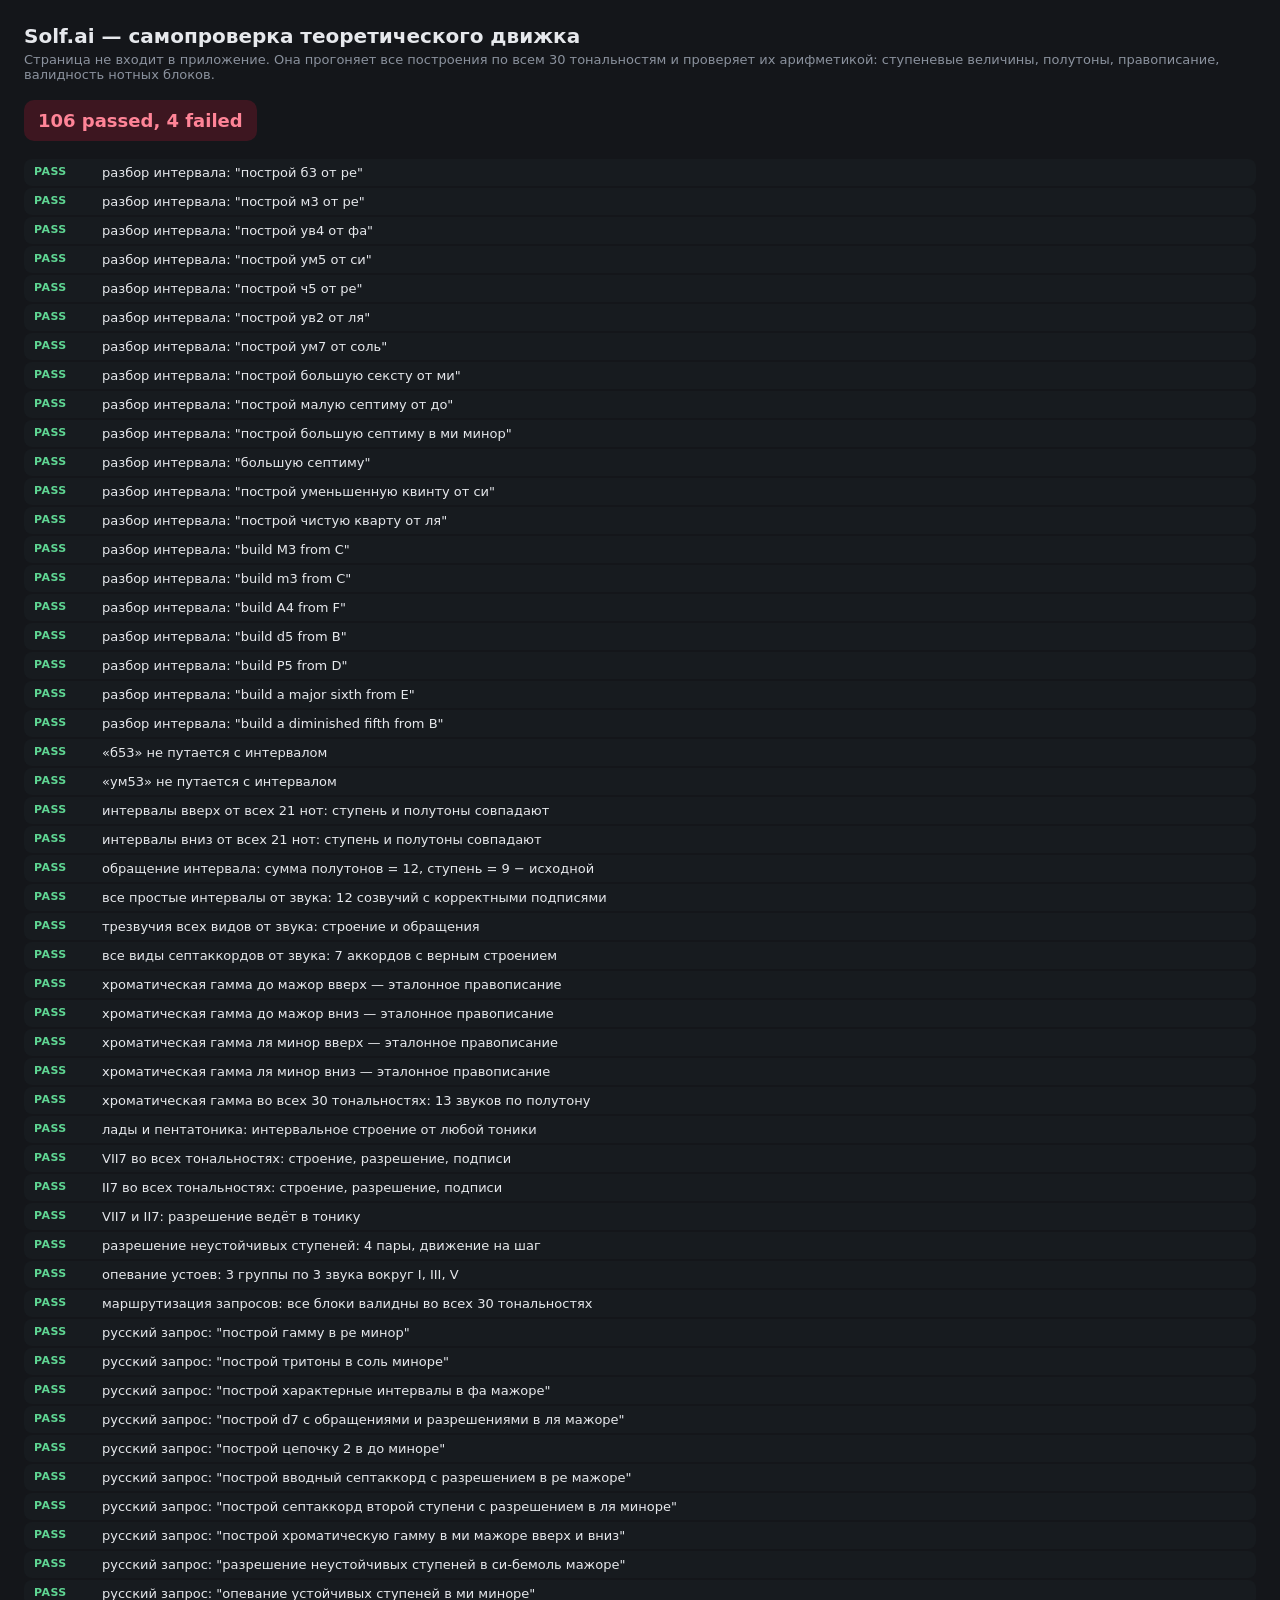
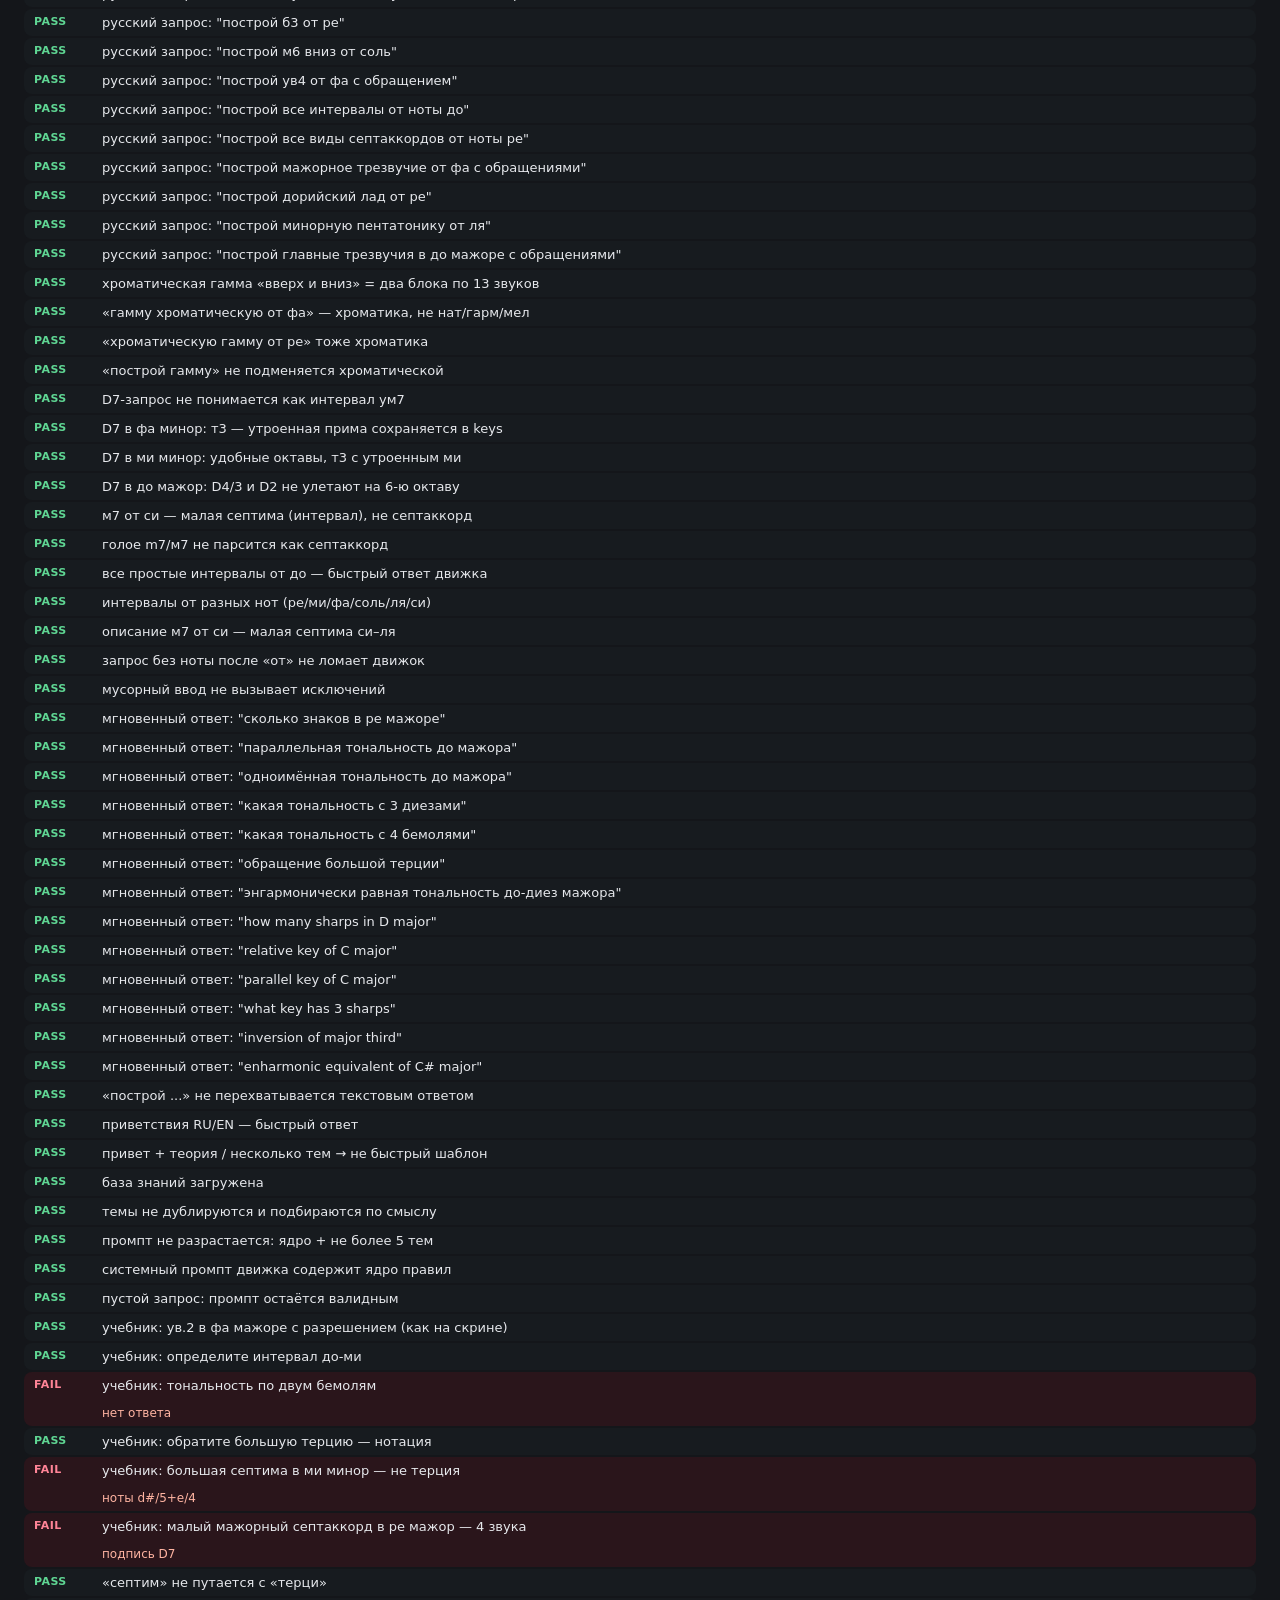
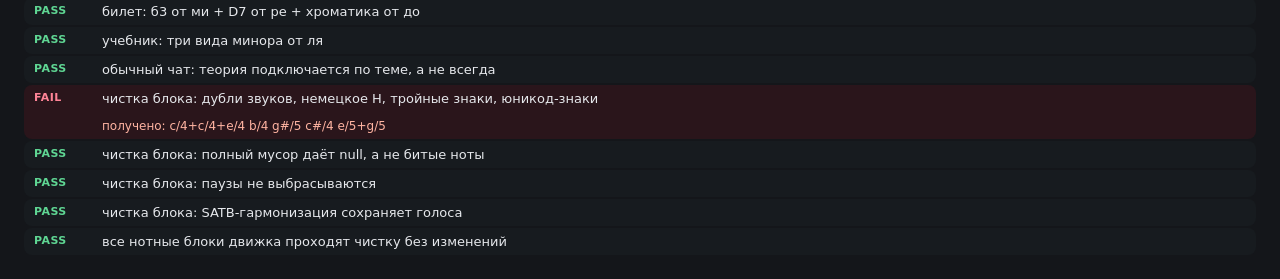
<file: selftest.html>
<!DOCTYPE html>
<html lang="ru">
<head>
    <meta charset="UTF-8">
    <title>Solf.ai — самопроверка теории</title>
    <style>
        body { font-family: 'Segoe UI', system-ui, sans-serif; background: #14161a; color: #e6e8ec; margin: 0; padding: 24px; }
        h1 { font-size: 20px; margin: 0 0 4px; }
        p.hint { color: #8b929e; font-size: 13px; margin: 0 0 18px; }
        .summary { font-size: 18px; font-weight: 700; padding: 10px 14px; border-radius: 10px; display: inline-block; margin-bottom: 18px; }
        .summary.pass { background: #123a24; color: #6ee7a0; }
        .summary.fail { background: #3d1620; color: #ff8497; }
        .row { display: grid; grid-template-columns: 58px 1fr; gap: 10px; padding: 6px 10px; border-radius: 8px; font-size: 13px; align-items: start; }
        .row + .row { margin-top: 2px; }
        .row.ok { background: #171b1f; }
        .row.bad { background: #2a151b; }
        .row.info { background: #17202a; }
        .mark { font-weight: 700; font-size: 11px; letter-spacing: .04em; }
        .row.ok .mark { color: #5fd693; }
        .row.bad .mark { color: #ff8497; }
        .row.info .mark { color: #7fb6ff; }
        .detail { grid-column: 2; color: #ffb4a2; font-size: 12px; margin-top: 3px; display: block; }
        .row.info .detail { color: #8b929e; }
    </style>
</head>
<body>
    <h1>Solf.ai — самопроверка теоретического движка</h1>
    <p class="hint">Страница не входит в приложение. Она прогоняет все построения по всем 30 тональностям и проверяет их арифметикой: ступеневые величины, полутоны, правописание, валидность нотных блоков.</p>
    <div id="summary" class="summary">выполняется…</div>
    <div id="results"></div>

    <script src="theory-kb.js"></script>
    <script src="theory.js"></script>
    <script src="selftest.js"></script>
</body>
</html>
</file>
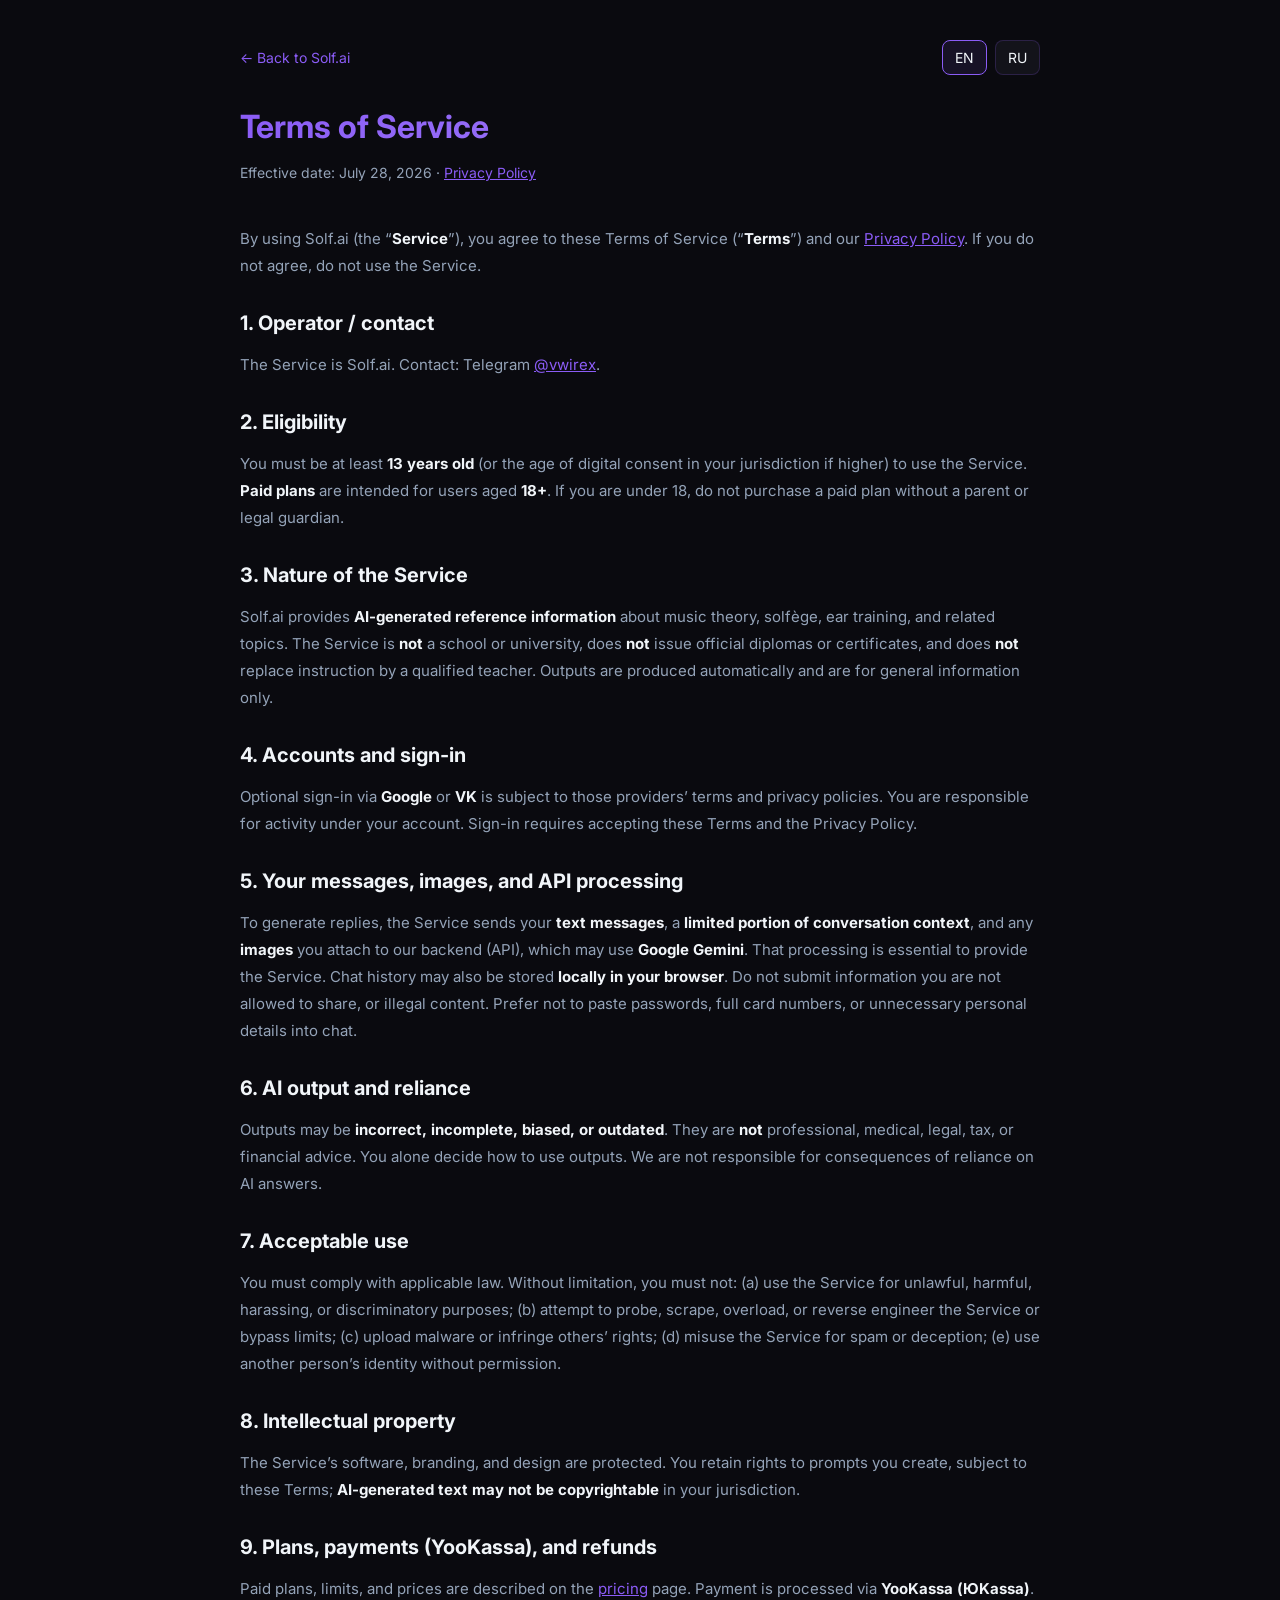
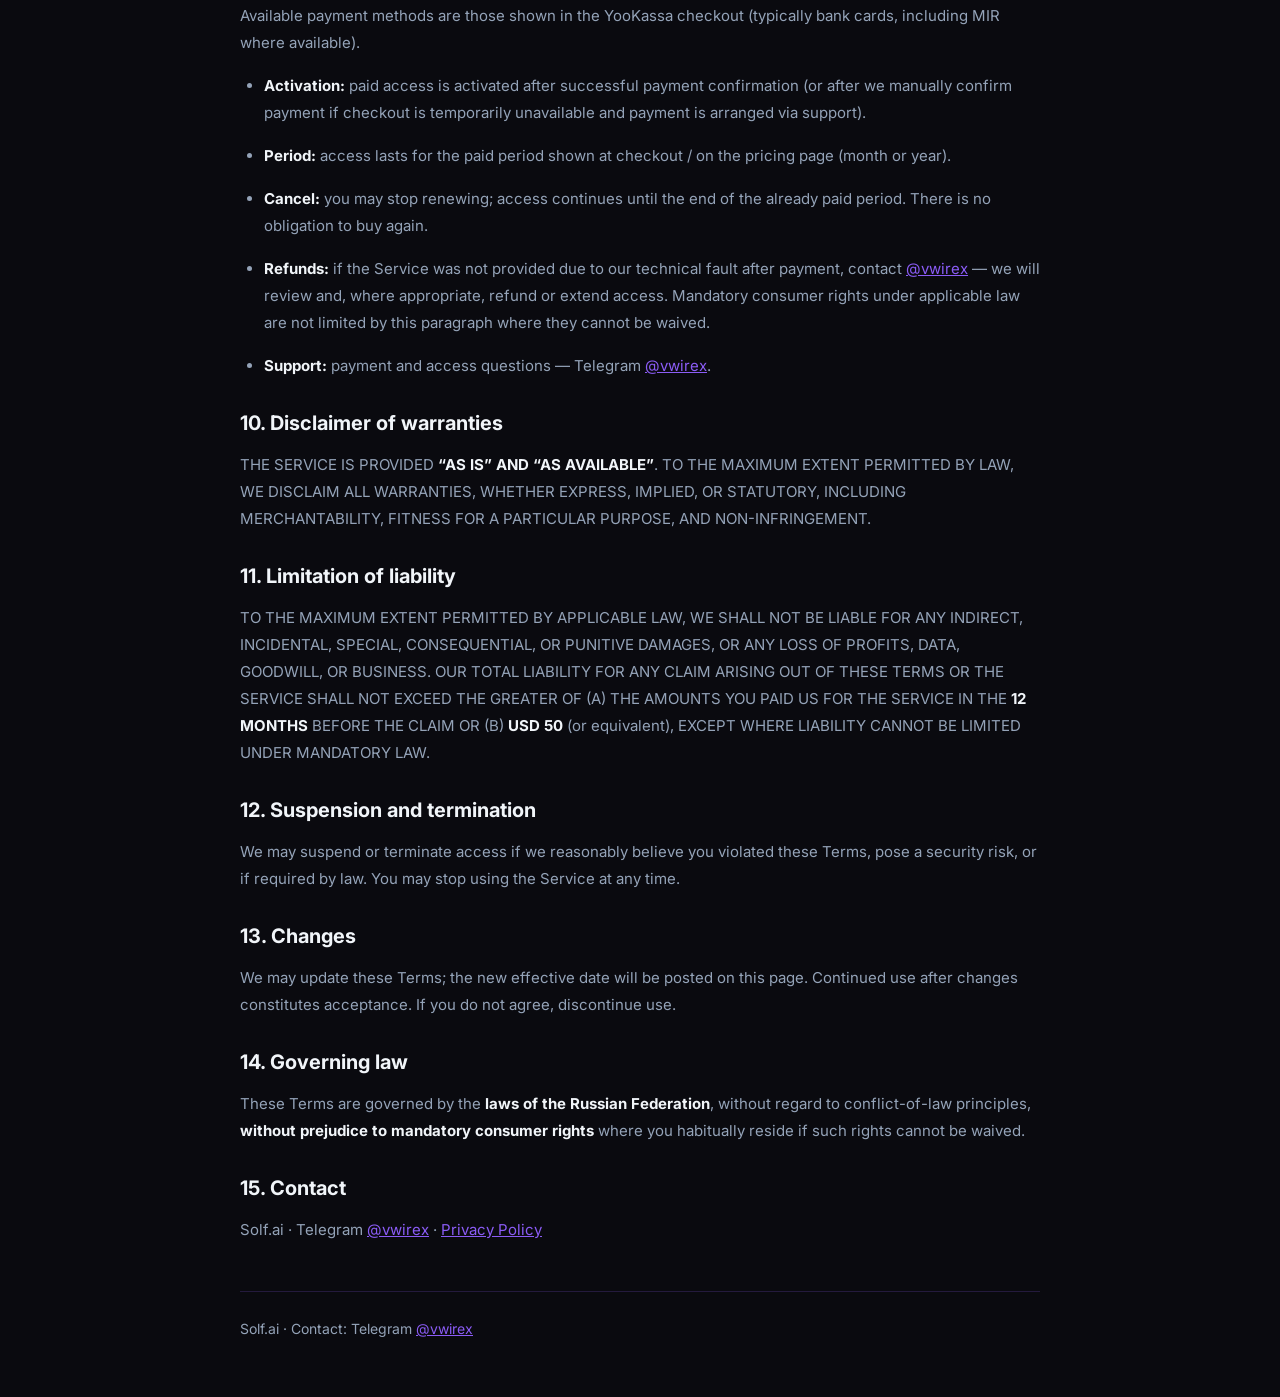
<file: terms.html>
<!DOCTYPE html>
<html lang="en">
<head>
    <script>
        (function() {
            try {
                var theme = localStorage.getItem('solfai_theme');
                if (theme === 'light') {
                    document.documentElement.setAttribute('data-theme', 'light');
                }
                var color = localStorage.getItem('solfai_color');
                if (color && color !== 'default') {
                    document.documentElement.setAttribute('data-color', color);
                }
            } catch (e) {}
        })();
    </script>
    <meta charset="UTF-8">
    <meta name="viewport" content="width=device-width, initial-scale=1.0">
    <title>Terms of Service — Solf.ai</title>
    <link rel="icon" type="image/png" sizes="192x192" href="assets/favicon-192.png?v=8">
    <link rel="icon" href="favicon.ico?v=8" sizes="48x48">
    <link rel="icon" type="image/png" sizes="32x32" href="assets/favicon-32.png?v=8">
    <link rel="apple-touch-icon" sizes="180x180" href="assets/apple-touch-icon.png?v=8">
    <link rel="manifest" href="manifest.json">
    <meta name="apple-mobile-web-app-capable" content="yes">
    <meta name="apple-mobile-web-app-status-bar-style" content="black-translucent">
    <meta name="apple-mobile-web-app-title" content="Solf.ai">
    <link rel="preconnect" href="https://fonts.googleapis.com">
<link rel="preconnect" href="https://fonts.gstatic.com" crossorigin>
<link href="https://fonts.googleapis.com/css2?family=Inter:wght@300;400;500;600;700&family=Outfit:wght@400;500;600;700;800&display=swap" rel="stylesheet">
    <style>
        * { font-family: 'Inter', sans-serif; box-sizing: border-box; }
        :root {
            --bg-primary: #0a0a0f; --bg-secondary: #13131a; --text-primary: #f1f5f9;
            --text-secondary: #94a3b8; --purple-soft: #8b5cf6; --purple-glow: #a78bfa;
            --border-color: rgba(139,92,246,0.2); --hover-accent-bg: rgba(139,92,246,0.1);
        }
        [data-theme="light"] {
            --bg-primary: #f8f7fc; --bg-secondary: #ffffff; --text-primary: #1e1b2e;
            --text-secondary: #64607a; --purple-soft: #7c3aed; --purple-glow: #8b5cf6;
            --border-color: rgba(139,92,246,0.2); --hover-accent-bg: rgba(139,92,246,0.1);
        }
        [data-color="blue"] {
            --purple-soft: #3b82f6; --purple-glow: #60a5fa; --border-color: rgba(59,130,246,0.2); --hover-accent-bg: rgba(59,130,246,0.1);
        }
        [data-theme="light"][data-color="blue"] {
            --purple-glow: #2563eb; --border-color: rgba(59,130,246,0.2); --hover-accent-bg: rgba(59,130,246,0.1);
        }
        [data-color="green"] {
            --purple-soft: #10b981; --purple-glow: #34d399; --border-color: rgba(16,185,129,0.2); --hover-accent-bg: rgba(16,185,129,0.1);
        }
        [data-theme="light"][data-color="green"] {
            --purple-glow: #059669; --border-color: rgba(16,185,129,0.2); --hover-accent-bg: rgba(16,185,129,0.1);
        }
        [data-color="rose"] {
            --purple-soft: #f43f5e; --purple-glow: #fb7185; --border-color: rgba(244,63,94,0.2); --hover-accent-bg: rgba(244,63,94,0.1);
        }
        [data-theme="light"][data-color="rose"] {
            --purple-glow: #e11d48; --border-color: rgba(244,63,94,0.2); --hover-accent-bg: rgba(244,63,94,0.1);
        }
        [data-theme="light"] body {
            background: linear-gradient(180deg, #f8f7fc 0%, #f0eef7 100%);
        }
        body { background: var(--bg-primary); color: var(--text-primary); min-height: 100vh; margin: 0; padding: 40px 20px; transition: all 0.3s; }
        .container { max-width: 800px; margin: 0 auto; }
        .header { display: flex; justify-content: space-between; align-items: center; margin-bottom: 32px; flex-wrap: wrap; gap: 16px; }
        .back-link { display: inline-flex; align-items: center; gap: 8px; color: var(--purple-soft); text-decoration: none; font-size: 14px; }
        .back-link:hover { text-decoration: underline; }
        .lang-selector { display: flex; gap: 8px; flex-wrap: wrap; }
        .lang-btn { padding: 8px 12px; background: var(--bg-secondary); border: 1px solid var(--border-color); border-radius: 8px; color: var(--text-primary); cursor: pointer; font-size: 14px; transition: all 0.2s; }
        .lang-btn:hover, .lang-btn.active { border-color: var(--purple-soft); background: var(--hover-accent-bg); }
        h1 { font-size: 2rem; margin-bottom: 8px; background: linear-gradient(135deg, var(--purple-soft), var(--purple-glow)); -webkit-background-clip: text; background-clip: text; -webkit-text-fill-color: transparent; }
        .date { color: var(--text-secondary); font-size: 14px; margin-bottom: 40px; }
        h2 { font-size: 1.25rem; margin: 32px 0 16px; color: var(--text-primary); }
        p, li { font-size: 15px; color: var(--text-secondary); line-height: 1.8; margin-bottom: 16px; }
        ul { padding-left: 24px; }
        strong { color: var(--text-primary); }
        a { color: var(--purple-soft); }
        .content { display: none; }
        .content.active { display: block; }
        .site-contact { margin-top: 48px; padding-top: 24px; border-top: 1px solid var(--border-color); font-size: 14px; color: var(--text-secondary); }
    </style>
</head>
<body class="preload">
    <div class="container">
        <div class="header">
            <a href="index.html" class="back-link" id="backLink">← Back to Solf.ai</a>
            <div class="lang-selector">
                <button class="lang-btn active" data-lang="en">EN</button>
                <button class="lang-btn" data-lang="ru">RU</button>
            </div>
        </div>

        <div class="content active" id="content-en">
            <h1>Terms of Service</h1>
            <p class="date">Effective date: July 28, 2026 · <a href="privacy.html">Privacy Policy</a></p>
            <p>By using Solf.ai (the “<strong>Service</strong>”), you agree to these Terms of Service (“<strong>Terms</strong>”) and our <a href="privacy.html">Privacy Policy</a>. If you do not agree, do not use the Service.</p>

            <h2>1. Operator / contact</h2>
            <p>The Service is Solf.ai. Contact: Telegram <a href="https://t.me/vwirex" target="_blank" rel="noopener noreferrer">@vwirex</a>.</p>

            <h2>2. Eligibility</h2>
            <p>You must be at least <strong>13 years old</strong> (or the age of digital consent in your jurisdiction if higher) to use the Service. <strong>Paid plans</strong> are intended for users aged <strong>18+</strong>. If you are under 18, do not purchase a paid plan without a parent or legal guardian.</p>

            <h2>3. Nature of the Service</h2>
            <p>Solf.ai provides <strong>AI-generated reference information</strong> about music theory, solfège, ear training, and related topics. The Service is <strong>not</strong> a school or university, does <strong>not</strong> issue official diplomas or certificates, and does <strong>not</strong> replace instruction by a qualified teacher. Outputs are produced automatically and are for general information only.</p>

            <h2>4. Accounts and sign-in</h2>
            <p>Optional sign-in via <strong>Google</strong> or <strong>VK</strong> is subject to those providers’ terms and privacy policies. You are responsible for activity under your account. Sign-in requires accepting these Terms and the Privacy Policy.</p>

            <h2>5. Your messages, images, and API processing</h2>
            <p>To generate replies, the Service sends your <strong>text messages</strong>, a <strong>limited portion of conversation context</strong>, and any <strong>images</strong> you attach to our backend (API), which may use <strong>Google Gemini</strong>. That processing is essential to provide the Service. Chat history may also be stored <strong>locally in your browser</strong>. Do not submit information you are not allowed to share, or illegal content. Prefer not to paste passwords, full card numbers, or unnecessary personal details into chat.</p>

            <h2>6. AI output and reliance</h2>
            <p>Outputs may be <strong>incorrect, incomplete, biased, or outdated</strong>. They are <strong>not</strong> professional, medical, legal, tax, or financial advice. You alone decide how to use outputs. We are not responsible for consequences of reliance on AI answers.</p>

            <h2>7. Acceptable use</h2>
            <p>You must comply with applicable law. Without limitation, you must not: (a) use the Service for unlawful, harmful, harassing, or discriminatory purposes; (b) attempt to probe, scrape, overload, or reverse engineer the Service or bypass limits; (c) upload malware or infringe others’ rights; (d) misuse the Service for spam or deception; (e) use another person’s identity without permission.</p>

            <h2>8. Intellectual property</h2>
            <p>The Service’s software, branding, and design are protected. You retain rights to prompts you create, subject to these Terms; <strong>AI-generated text may not be copyrightable</strong> in your jurisdiction.</p>

            <h2>9. Plans, payments (YooKassa), and refunds</h2>
            <p>Paid plans, limits, and prices are described on the <a href="pricing.html">pricing</a> page. Payment is processed via <strong>YooKassa (ЮKassa)</strong>. Available payment methods are those shown in the YooKassa checkout (typically bank cards, including MIR where available).</p>
            <ul>
                <li><strong>Activation:</strong> paid access is activated after successful payment confirmation (or after we manually confirm payment if checkout is temporarily unavailable and payment is arranged via support).</li>
                <li><strong>Period:</strong> access lasts for the paid period shown at checkout / on the pricing page (month or year).</li>
                <li><strong>Cancel:</strong> you may stop renewing; access continues until the end of the already paid period. There is no obligation to buy again.</li>
                <li><strong>Refunds:</strong> if the Service was not provided due to our technical fault after payment, contact <a href="https://t.me/vwirex" target="_blank" rel="noopener noreferrer">@vwirex</a> — we will review and, where appropriate, refund or extend access. Mandatory consumer rights under applicable law are not limited by this paragraph where they cannot be waived.</li>
                <li><strong>Support:</strong> payment and access questions — Telegram <a href="https://t.me/vwirex" target="_blank" rel="noopener noreferrer">@vwirex</a>.</li>
            </ul>

            <h2>10. Disclaimer of warranties</h2>
            <p>THE SERVICE IS PROVIDED <strong>“AS IS” AND “AS AVAILABLE”</strong>. TO THE MAXIMUM EXTENT PERMITTED BY LAW, WE DISCLAIM ALL WARRANTIES, WHETHER EXPRESS, IMPLIED, OR STATUTORY, INCLUDING MERCHANTABILITY, FITNESS FOR A PARTICULAR PURPOSE, AND NON-INFRINGEMENT.</p>

            <h2>11. Limitation of liability</h2>
            <p>TO THE MAXIMUM EXTENT PERMITTED BY APPLICABLE LAW, WE SHALL NOT BE LIABLE FOR ANY INDIRECT, INCIDENTAL, SPECIAL, CONSEQUENTIAL, OR PUNITIVE DAMAGES, OR ANY LOSS OF PROFITS, DATA, GOODWILL, OR BUSINESS. OUR TOTAL LIABILITY FOR ANY CLAIM ARISING OUT OF THESE TERMS OR THE SERVICE SHALL NOT EXCEED THE GREATER OF (A) THE AMOUNTS YOU PAID US FOR THE SERVICE IN THE <strong>12 MONTHS</strong> BEFORE THE CLAIM OR (B) <strong>USD 50</strong> (or equivalent), EXCEPT WHERE LIABILITY CANNOT BE LIMITED UNDER MANDATORY LAW.</p>

            <h2>12. Suspension and termination</h2>
            <p>We may suspend or terminate access if we reasonably believe you violated these Terms, pose a security risk, or if required by law. You may stop using the Service at any time.</p>

            <h2>13. Changes</h2>
            <p>We may update these Terms; the new effective date will be posted on this page. Continued use after changes constitutes acceptance. If you do not agree, discontinue use.</p>

            <h2>14. Governing law</h2>
            <p>These Terms are governed by the <strong>laws of the Russian Federation</strong>, without regard to conflict-of-law principles, <strong>without prejudice to mandatory consumer rights</strong> where you habitually reside if such rights cannot be waived.</p>

            <h2>15. Contact</h2>
            <p>Solf.ai · Telegram <a href="https://t.me/vwirex" target="_blank" rel="noopener noreferrer">@vwirex</a> · <a href="privacy.html">Privacy Policy</a></p>
        </div>

        <div class="content" id="content-ru">
            <h1>Условия использования</h1>
            <p class="date">Дата вступления в силу: 28 июля 2026 г. · <a href="privacy.html">Политика конфиденциальности</a></p>
            <p>Используя Solf.ai («<strong>Сервис</strong>»), вы принимаете настоящие Условия («<strong>Условия</strong>») и <a href="privacy.html">Политику конфиденциальности</a>. Если вы не согласны — не используйте Сервис.</p>

            <h2>1. Оператор / контакт</h2>
            <p>Сервис — Solf.ai. Связь: Telegram <a href="https://t.me/vwirex" target="_blank" rel="noopener noreferrer">@vwirex</a>.</p>

            <h2>2. Возраст</h2>
            <p>Для использования Сервиса вам должно быть не менее <strong>13 лет</strong> (или возраст цифрового согласия в вашей юрисдикции, если он выше). <strong>Платные тарифы</strong> рассчитаны на пользователей <strong>от 18 лет</strong>. Если вам меньше 18 — не оформляйте платную подписку без родителя или законного представителя.</p>

            <h2>3. Характер Сервиса</h2>
            <p>Solf.ai предоставляет <strong>справочную информацию, сгенерированную ИИ</strong>, по теории музыки, сольфеджио, слуху и смежным темам. Сервис <strong>не</strong> является образовательной организацией, <strong>не</strong> выдаёт государственные дипломы и <strong>не</strong> заменяет занятия с квалифицированным педагогом. Ответы формируются автоматически и носят общий информационный характер.</p>

            <h2>4. Учётная запись и вход</h2>
            <p>Опциональный вход через <strong>Google</strong> или <strong>VK</strong> регулируется условиями и политиками этих сервисов. Вы несёте ответственность за действия в учётной записи. Для входа необходимо принять настоящие Условия и Политику конфиденциальности.</p>

            <h2>5. Сообщения, изображения и обработка на сервере</h2>
            <p>Для генерации ответов Сервис передаёт на бэкенд (API) ваши <strong>текстовые сообщения</strong>, <strong>ограниченный контекст переписки</strong> и прикреплённые <strong>изображения</strong>; обработка может выполняться через <strong>Google Gemini</strong>. Без такой обработки предоставление Сервиса невозможно. История чатов может дополнительно храниться <strong>локально в браузере</strong>. Не отправляйте сведения, которые вы не вправе разглашать, и запрещённый контент. Не вставляйте в чат пароли, полные номера карт и лишние персональные данные.</p>

            <h2>6. Ответы ИИ и риски</h2>
            <p>Результаты могут быть <strong>неточными, неполными, предвзятыми или устаревшими</strong>. Они <strong>не</strong> являются профессиональной, медицинской, юридической, налоговой или иной консультацией. Решения о использовании ответов принимаете вы.</p>

            <h2>7. Допустимое использование</h2>
            <p>Вы обязуетесь соблюдать закон. Запрещено, в том числе: (a) противоправное, вредоносное, дискриминационное использование; (b) попытки взлома, парсинга, перегрузки, обхода лимитов; (c) загрузка вредоносного ПО, нарушение прав третьих лиц; (d) спам и обман; (e) использование чужой личности без согласия.</p>

            <h2>8. Интеллектуальная собственность</h2>
            <p>ПО, брендинг и дизайн Сервиса охраняются. Права на ваши запросы сохраняются за вами с учётом Условий; <strong>сгенерированный ИИ текст может не охраняться авторским правом</strong> в вашей юрисдикции.</p>

            <h2>9. Тарифы, оплата (ЮKassa) и возврат</h2>
            <p>Платные функции и цены описаны на странице <a href="pricing.html">тарифов</a>. Оплата проходит через <strong>ЮKassa</strong>. Доступные способы оплаты — те, что показывает форма ЮKassa (как правило банковские карты, в т.ч. МИР).</p>
            <ul>
                <li><strong>Активация:</strong> платный доступ включается после подтверждения успешной оплаты (либо после ручного подтверждения через поддержку, если форма оплаты временно недоступна).</li>
                <li><strong>Срок:</strong> доступ действует в течение оплаченного периода (месяц или год), указанного при оплате / на странице тарифов.</li>
                <li><strong>Отмена:</strong> вы можете не продлевать доступ; уже оплаченный период продолжает действовать до его окончания.</li>
                <li><strong>Возврат:</strong> если после оплаты Сервис не был предоставлен по нашей технической вине — напишите <a href="https://t.me/vwirex" target="_blank" rel="noopener noreferrer">@vwirex</a>: разберём и при обоснованности вернём оплату или продлим доступ. Императивные права потребителя, которые нельзя ограничить договором, сохраняются.</li>
                <li><strong>Поддержка:</strong> вопросы оплаты и доступа — Telegram <a href="https://t.me/vwirex" target="_blank" rel="noopener noreferrer">@vwirex</a>.</li>
            </ul>

            <h2>10. Отказ от гарантий</h2>
            <p>СЕРВИС ПРЕДОСТАВЛЯЕТСЯ <strong>«КАК ЕСТЬ»</strong>. В МАКСИМАЛЬНОЙ СТЕПЕНИ, ДОПУСТИМОЙ ЗАКОНОМ, МЫ ОТКАЗЫВАЕМСЯ ОТ ВСЕХ ГАРАНТИЙ, ЯВНЫХ И ПОДРАЗУМЕВАЕМЫХ.</p>

            <h2>11. Ограничение ответственности</h2>
            <p>В МАКСИМАЛЬНОЙ СТЕПЕНИ, ДОПУСТИМОЙ ПРИМЕНИМЫМ ПРАВОМ, МЫ НЕ НЕСЁМ ОТВЕТСТВЕННОСТИ ЗА КОСВЕННЫЙ, СЛУЧАЙНЫЙ, ОСОБЫЙ ИЛИ ШТРАФНОЙ УЩЕРБ, УПУЩЕННУЮ ВЫГОДУ ИЛИ ПОТЕРЮ ДАННЫХ. СОВОКУПНАЯ ОТВЕТСТВЕННОСТЬ ОГРАНИЧИВАЕТСЯ БОЛЬШЕЙ ИЗ ВЕЛИЧИН: (A) СУММЫ, УПЛАЧЕННОЙ ВАМИ ЗА СЕРВИС ЗА <strong>12 МЕСЯЦЕВ</strong> ДО ТРЕБОВАНИЯ, ИЛИ (B) <strong>50 ДОЛЛАРАМИ США</strong> (или эквивалентом), ЗА ИСКЛЮЧЕНИЕМ СЛУЧАЕВ, КОГДА ОГРАНИЧЕНИЕ ЗАПРЕЩЕНО ИМПЕРАТИВНЫМ ПРАВОМ.</p>

            <h2>12. Приостановление и прекращение</h2>
            <p>Мы можем приостановить или прекратить доступ при нарушении Условий, угрозе безопасности или по требованию закона. Вы можете прекратить использование в любой момент.</p>

            <h2>13. Изменения</h2>
            <p>Мы можем обновлять Условия; новая дата публикуется на этой странице. Продолжение использования после изменений означает согласие.</p>

            <h2>14. Применимое право</h2>
            <p>Условия регулируются <strong>законодательством Российской Федерации</strong> без учёта коллизионных норм, <strong>без ущерба для императивных прав потребителей</strong>, если такие права не могут быть отменены соглашением.</p>

            <h2>15. Контакты</h2>
            <p>Solf.ai · Telegram <a href="https://t.me/vwirex" target="_blank" rel="noopener noreferrer">@vwirex</a> · <a href="privacy.html">Политика конфиденциальности</a></p>
        </div>

        <p class="site-contact" id="siteContactLine">Solf.ai · Contact: Telegram <a href="https://t.me/vwirex" target="_blank" rel="noopener noreferrer">@vwirex</a></p>
    </div>

    <script>
        const theme = localStorage.getItem('solfai_theme');
        if (theme && theme !== 'default') document.documentElement.setAttribute('data-theme', theme);
        const color = localStorage.getItem('solfai_color');
        if (color && color !== 'default') document.documentElement.setAttribute('data-color', color);

        const backTexts = { en: '← Back to Solf.ai', ru: '← Вернуться на Solf.ai' };
        const contactTexts = {
            en: 'Solf.ai · Contact: Telegram <a href="https://t.me/vwirex" target="_blank" rel="noopener noreferrer">@vwirex</a>',
            ru: 'Solf.ai · Контакт: Telegram <a href="https://t.me/vwirex" target="_blank" rel="noopener noreferrer">@vwirex</a>'
        };

        document.querySelectorAll('.lang-btn').forEach(btn => {
            btn.addEventListener('click', () => {
                const lang = btn.dataset.lang === 'ru' ? 'ru' : 'en';
                document.querySelectorAll('.lang-btn').forEach(b => b.classList.remove('active'));
                btn.classList.add('active');
                document.querySelectorAll('.content').forEach(c => c.classList.remove('active'));
                document.getElementById('content-' + lang).classList.add('active');
                document.getElementById('backLink').textContent = backTexts[lang];
                document.getElementById('siteContactLine').innerHTML = contactTexts[lang];
            });
        });

        const savedLang = (localStorage.getItem('solfai_lang') === 'ru') ? 'ru' : 'en';
        document.querySelector(`.lang-btn[data-lang="${savedLang}"]`)?.click();
    </script>
</body>
</html>
</file>
